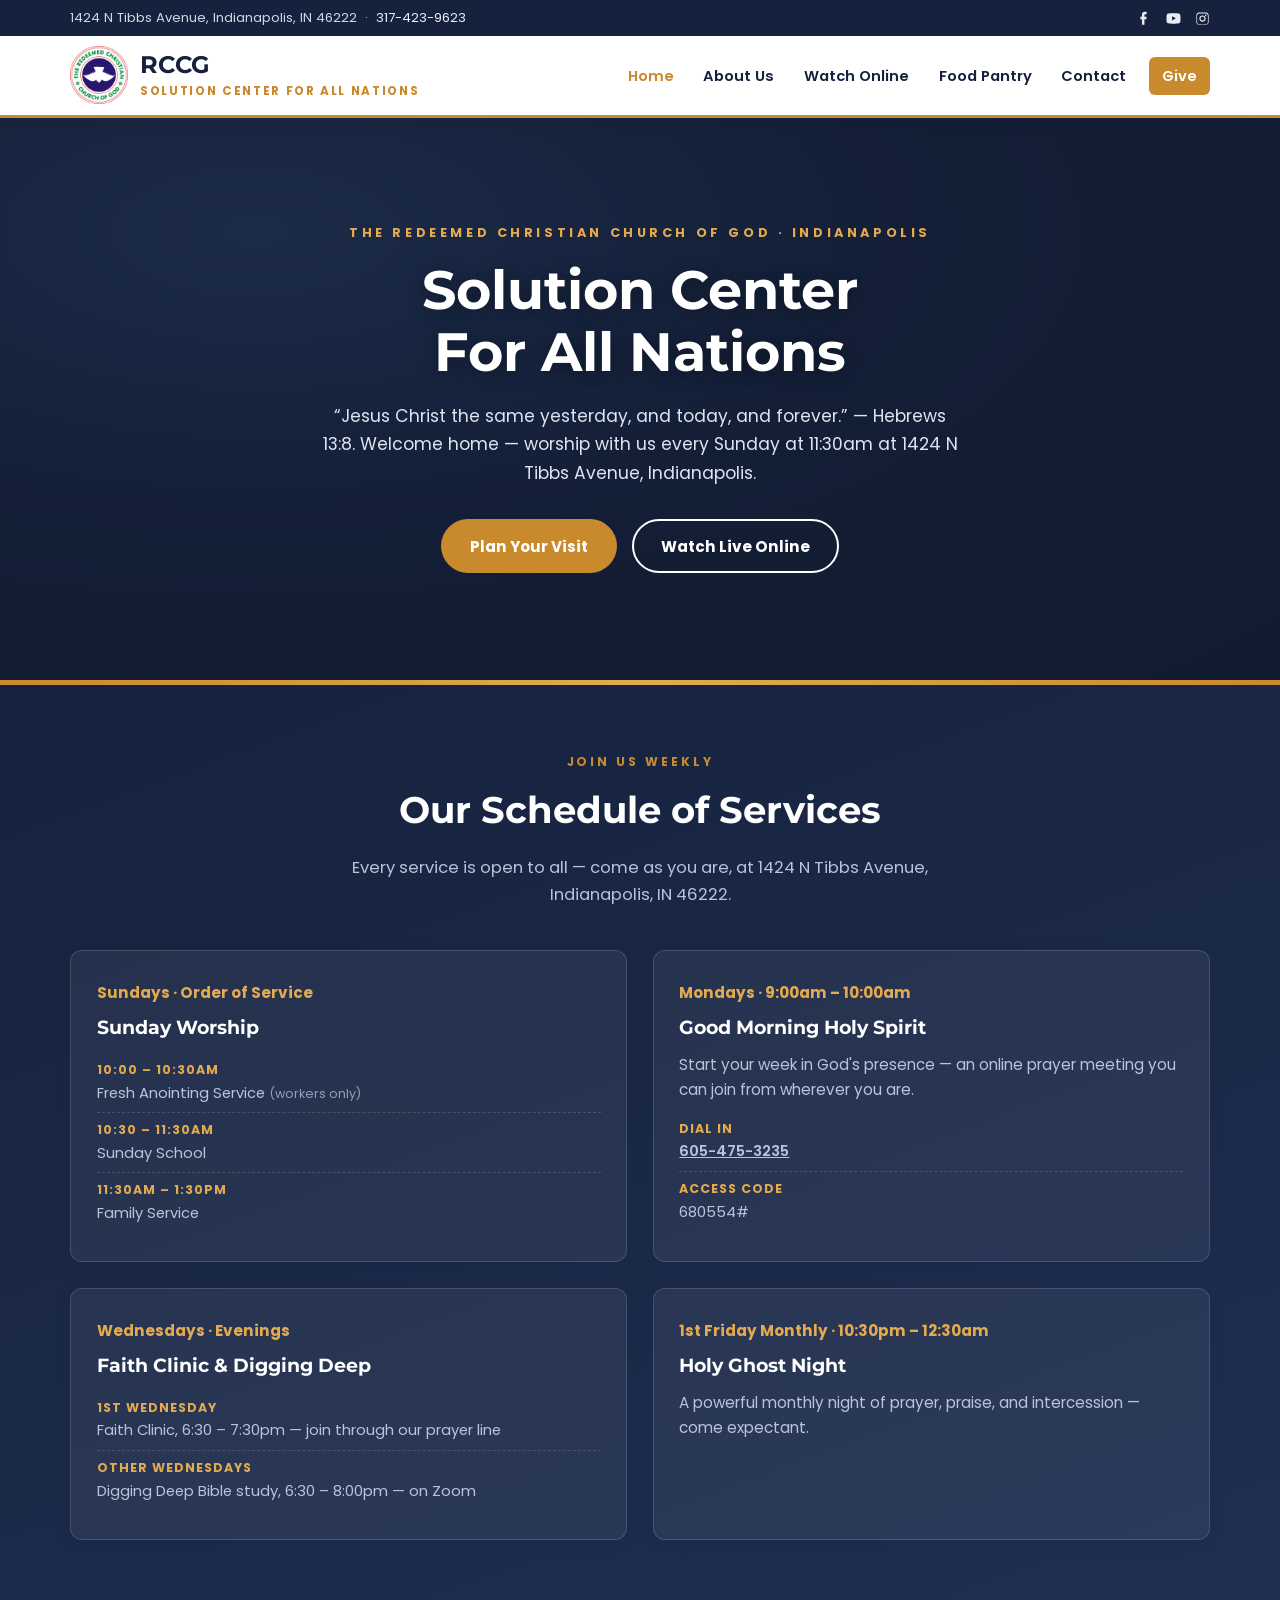
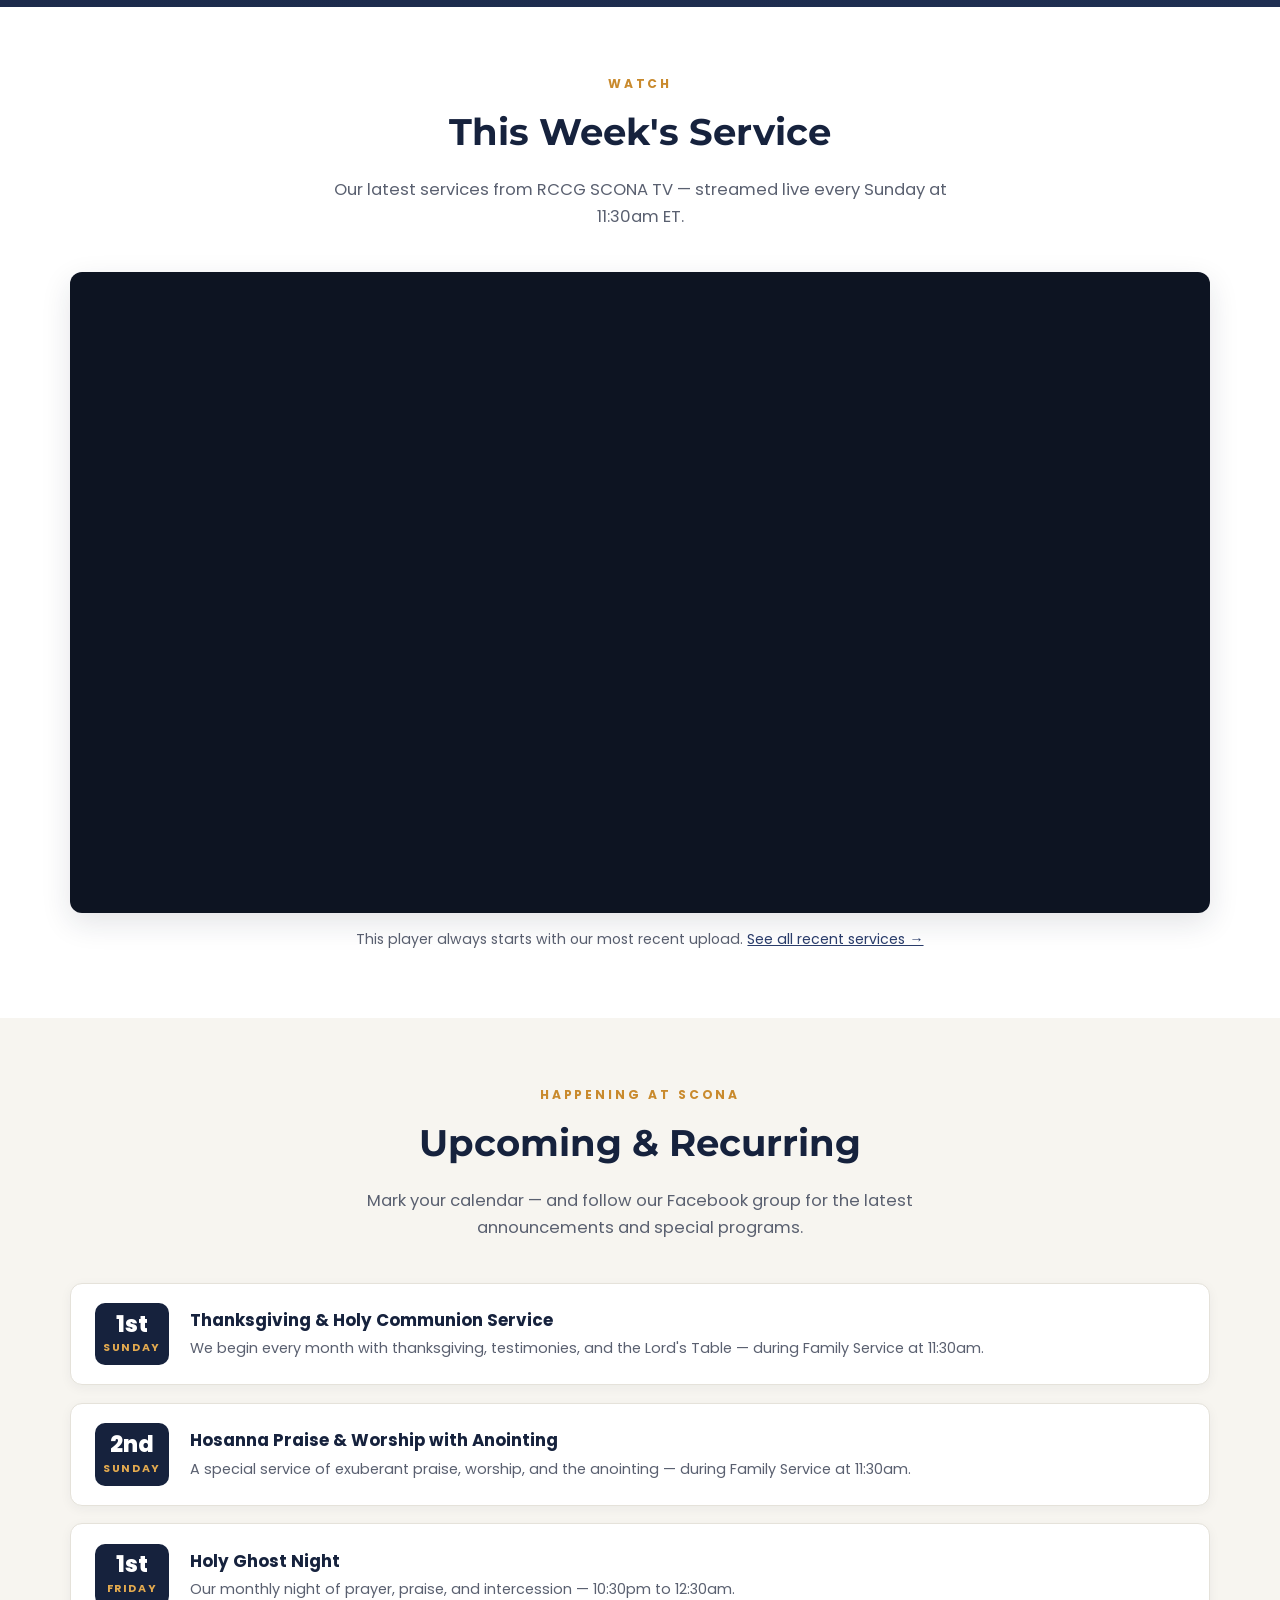
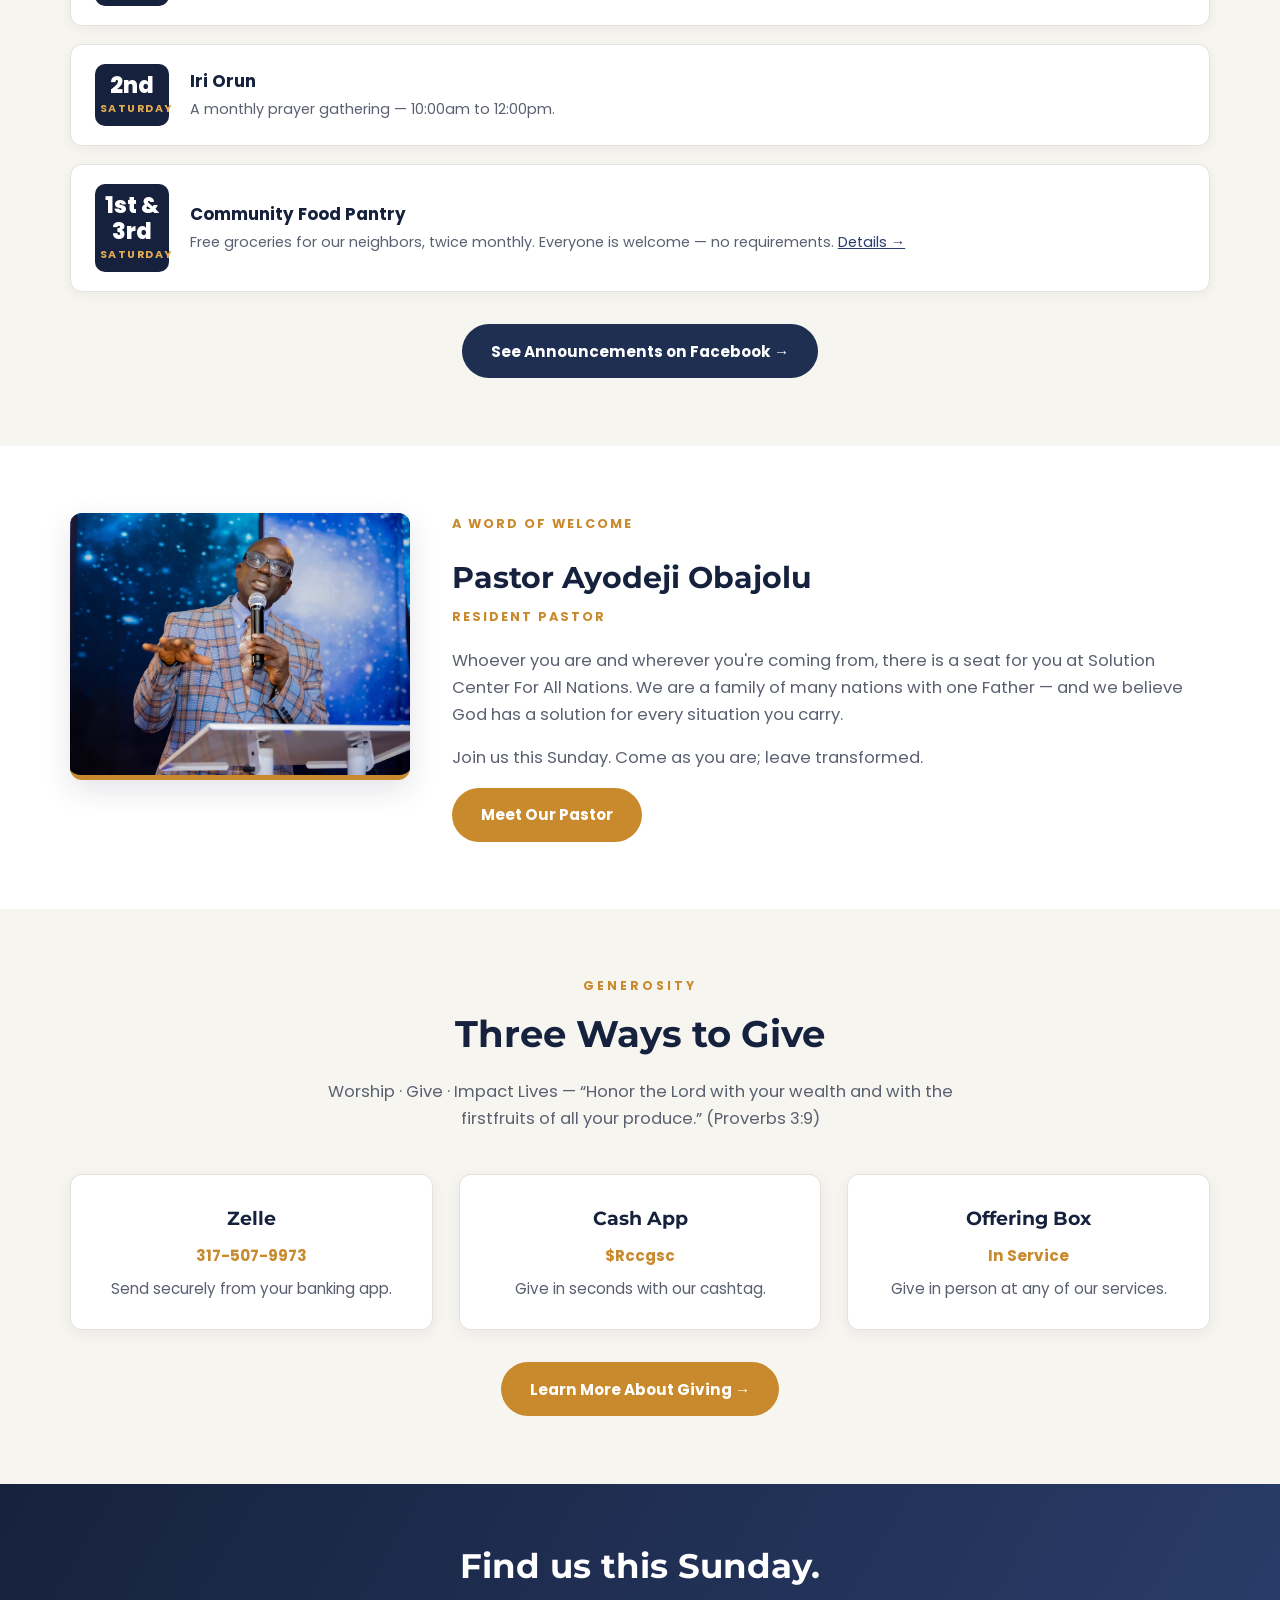
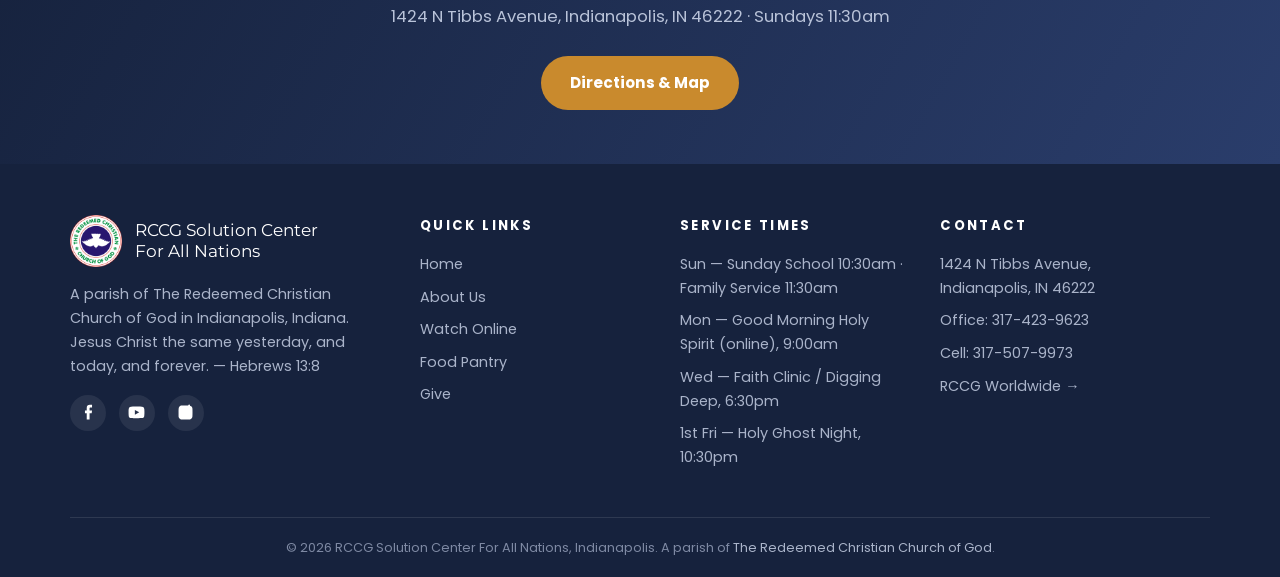
<file: site/index.html>
<!DOCTYPE html>
<html lang="en">
<head>
<meta charset="UTF-8">
<meta name="viewport" content="width=device-width, initial-scale=1.0">
<title>RCCG Solution Center For All Nations — Indianapolis, IN</title>
<meta name="description" content="RCCG Solution Center For All Nations — a parish of The Redeemed Christian Church of God in Indianapolis, IN. Join us Sundays 11:30am at 1424 N Tibbs Avenue, watch live online, and connect with our community.">
<link rel="icon" type="image/png" href="images/rccg-logo.png">
<link rel="stylesheet" href="css/style.css">
</head>
<body>

<div class="topbar">
  <div class="container">
    <span class="addr">1424 N Tibbs Avenue, Indianapolis, IN 46222 &nbsp;·&nbsp; <a href="tel:+13174239623">317-423-9623</a></span>
    <div class="social">
      <a href="https://www.facebook.com/groups/302992689823188/" target="_blank" rel="noopener" aria-label="Facebook"><svg viewBox="0 0 24 24"><path d="M13.5 22v-9h3l.5-4h-3.5V6.5c0-1.1.3-1.5 1.5-1.5h2V1h-3c-3 0-4.5 1.6-4.5 4.6V9H7v4h2.5v9h4z"/></svg></a>
      <a href="https://www.youtube.com/@rccgsolutioncenterforallna510" target="_blank" rel="noopener" aria-label="YouTube"><svg viewBox="0 0 24 24"><path d="M23 7.2s-.2-1.6-.9-2.3c-.9-.9-1.9-.9-2.4-1C16.4 3.6 12 3.6 12 3.6h0s-4.4 0-7.7.3c-.5.1-1.5.1-2.4 1-.7.7-.9 2.3-.9 2.3S.8 9.1.8 11v1.8c0 1.9.2 3.8.2 3.8s.2 1.6.9 2.3c.9.9 2 .9 2.5 1 1.8.2 7.6.3 7.6.3s4.4 0 7.7-.3c.5-.1 1.5-.1 2.4-1 .7-.7.9-2.3.9-2.3s.2-1.9.2-3.8V11c0-1.9-.2-3.8-.2-3.8zM9.7 15.1V8.3l6.2 3.4-6.2 3.4z"/></svg></a>
      <a href="https://www.instagram.com/rccgscona_indy/" target="_blank" rel="noopener" aria-label="Instagram"><svg viewBox="0 0 24 24"><path d="M12 2.2c3.2 0 3.6 0 4.9.1 1.2.1 1.8.2 2.2.4.6.2 1 .5 1.4.9.4.4.7.8.9 1.4.2.4.4 1 .4 2.2.1 1.3.1 1.7.1 4.9s0 3.6-.1 4.9c-.1 1.2-.2 1.8-.4 2.2-.2.6-.5 1-.9 1.4-.4.4-.8.7-1.4.9-.4.2-1 .4-2.2.4-1.3.1-1.7.1-4.9.1s-3.6 0-4.9-.1c-1.2-.1-1.8-.2-2.2-.4-.6-.2-1-.5-1.4-.9-.4-.4-.7-.8-.9-1.4-.2-.4-.4-1-.4-2.2C2.2 15.6 2.2 15.2 2.2 12s0-3.6.1-4.9c.1-1.2.2-1.8.4-2.2.2-.6.5-1 .9-1.4.4-.4.8-.7 1.4-.9.4-.2 1-.4 2.2-.4C8.4 2.2 8.8 2.2 12 2.2zm0 1.8c-3.1 0-3.5 0-4.8.1-1.1.1-1.4.2-1.8.3-.4.2-.7.4-1 .7-.3.3-.5.6-.7 1-.1.4-.3.7-.3 1.8-.1 1.3-.1 1.7-.1 4.8s0 3.5.1 4.8c.1 1.1.2 1.4.3 1.8.2.4.4.7.7 1 .3.3.6.5 1 .7.4.1.7.3 1.8.3 1.3.1 1.7.1 4.8.1s3.5 0 4.8-.1c1.1-.1 1.4-.2 1.8-.3.4-.2.7-.4 1-.7.3-.3.5-.6.7-1 .1-.4.3-.7.3-1.8.1-1.3.1-1.7.1-4.8s0-3.5-.1-4.8c-.1-1.1-.2-1.4-.3-1.8-.2-.4-.4-.7-.7-1-.3-.3-.6-.5-1-.7-.4-.1-.7-.3-1.8-.3-1.3-.1-1.7-.1-4.8-.1zm0 3.1a5 5 0 1 1 0 10 5 5 0 0 1 0-10zm0 8.2a3.2 3.2 0 1 0 0-6.4 3.2 3.2 0 0 0 0 6.4zm6.4-8.4a1.2 1.2 0 1 1-2.4 0 1.2 1.2 0 0 1 2.4 0z"/></svg></a>
    </div>
  </div>
</div>

<header class="site-header">
  <div class="container">
    <a class="brand" href="index.html">
      <img src="images/rccg-logo.png" alt="RCCG logo — The Redeemed Christian Church of God">
      <span class="brand-text">
        <span class="brand-rccg">RCCG</span><br>
        <span class="brand-parish">Solution Center For All Nations</span>
      </span>
    </a>
    <button class="nav-toggle" aria-label="Menu" aria-expanded="false"><span></span><span></span><span></span></button>
    <nav class="main-nav">
      <ul>
        <li><a href="index.html" class="active">Home</a></li>
        <li><a href="about.html">About Us</a></li>
        <li><a href="watch.html">Watch Online</a></li>
        <li><a href="food-pantry.html">Food Pantry</a></li>
        <li><a href="contact.html">Contact</a></li>
        <li><a href="give.html" class="nav-cta">Give</a></li>
      </ul>
    </nav>
  </div>
</header>

<section class="hero">
  <div class="container">
    <p class="kicker">The Redeemed Christian Church of God · Indianapolis</p>
    <h1>Solution Center<br>For All Nations</h1>
    <p class="lede">&ldquo;Jesus Christ the same yesterday, and today, and forever.&rdquo; — Hebrews 13:8. Welcome home — worship with us every Sunday at 11:30am at 1424 N Tibbs Avenue, Indianapolis.</p>
    <div class="hero-actions">
      <a class="btn btn-gold" href="contact.html">Plan Your Visit</a>
      <a class="btn btn-outline" href="watch.html">Watch Live Online</a>
    </div>
  </div>
</section>

<section class="section dark">
  <div class="container">
    <div class="section-head">
      <p class="kicker">Join Us Weekly</p>
      <h2>Our Schedule of Services</h2>
      <p class="sub">Every service is open to all — come as you are, at 1424 N Tibbs Avenue, Indianapolis, IN 46222.</p>
    </div>
    <div class="grid grid-2">
      <div class="card">
        <p class="time">Sundays · Order of Service</p>
        <h3>Sunday Worship</h3>
        <ul class="svc-list">
          <li><span>10:00 – 10:30am</span>Fresh Anointing Service <em>(workers only)</em></li>
          <li><span>10:30 – 11:30am</span>Sunday School</li>
          <li><span>11:30am – 1:30pm</span>Family Service</li>
        </ul>
      </div>
      <div class="card">
        <p class="time">Mondays · 9:00am – 10:00am</p>
        <h3>Good Morning Holy Spirit</h3>
        <p>Start your week in God's presence — an online prayer meeting you can join from wherever you are.</p>
        <ul class="svc-list">
          <li><span>Dial in</span><a href="tel:+16054753235">605-475-3235</a></li>
          <li><span>Access code</span>680554#</li>
        </ul>
      </div>
      <div class="card">
        <p class="time">Wednesdays · Evenings</p>
        <h3>Faith Clinic &amp; Digging Deep</h3>
        <ul class="svc-list">
          <li><span>1st Wednesday</span>Faith Clinic, 6:30 – 7:30pm — join through our prayer line</li>
          <li><span>Other Wednesdays</span>Digging Deep Bible study, 6:30 – 8:00pm — on Zoom</li>
        </ul>
      </div>
      <div class="card">
        <p class="time">1st Friday Monthly · 10:30pm – 12:30am</p>
        <h3>Holy Ghost Night</h3>
        <p>A powerful monthly night of prayer, praise, and intercession — come expectant.</p>
      </div>
    </div>
  </div>
</section>

<section class="section">
  <div class="container">
    <div class="section-head">
      <p class="kicker">Watch</p>
      <h2>This Week's Service</h2>
      <p class="sub">Our latest services from RCCG SCONA TV — streamed live every Sunday at 11:30am ET.</p>
    </div>
    <div class="video-frame">
      <iframe loading="lazy" src="https://www.youtube.com/embed/videoseries?list=UUzvTHbLCrNOadRYDHbtL59g" title="Latest services — RCCG SCONA TV" allow="accelerometer; autoplay; clipboard-write; encrypted-media; gyroscope; picture-in-picture" allowfullscreen></iframe>
    </div>
    <p class="video-note">This player always starts with our most recent upload. <a href="watch.html">See all recent services →</a></p>
  </div>
</section>

<section class="section tinted">
  <div class="container">
    <div class="section-head">
      <p class="kicker">Happening at SCONA</p>
      <h2>Upcoming &amp; Recurring</h2>
      <p class="sub">Mark your calendar — and follow our Facebook group for the latest announcements and special programs.</p>
    </div>
    <div class="event-list">
      <div class="event-item">
        <div class="event-date"><span class="d">1st</span><span class="m">Sunday</span></div>
        <div class="event-body">
          <h3>Thanksgiving &amp; Holy Communion Service</h3>
          <p>We begin every month with thanksgiving, testimonies, and the Lord's Table — during Family Service at 11:30am.</p>
        </div>
      </div>
      <div class="event-item">
        <div class="event-date"><span class="d">2nd</span><span class="m">Sunday</span></div>
        <div class="event-body">
          <h3>Hosanna Praise &amp; Worship with Anointing</h3>
          <p>A special service of exuberant praise, worship, and the anointing — during Family Service at 11:30am.</p>
        </div>
      </div>
      <div class="event-item">
        <div class="event-date"><span class="d">1st</span><span class="m">Friday</span></div>
        <div class="event-body">
          <h3>Holy Ghost Night</h3>
          <p>Our monthly night of prayer, praise, and intercession — 10:30pm to 12:30am.</p>
        </div>
      </div>
      <div class="event-item">
        <div class="event-date"><span class="d">2nd</span><span class="m">Saturday</span></div>
        <div class="event-body">
          <h3>Iri Orun</h3>
          <p>A monthly prayer gathering — 10:00am to 12:00pm.</p>
        </div>
      </div>
      <div class="event-item">
        <div class="event-date"><span class="d">1st &amp; 3rd</span><span class="m">Saturday</span></div>
        <div class="event-body">
          <h3>Community Food Pantry</h3>
          <p>Free groceries for our neighbors, twice monthly. Everyone is welcome — no requirements. <a href="food-pantry.html">Details →</a></p>
        </div>
      </div>
    </div>
    <p class="video-note" style="margin-top:2rem"><a class="btn btn-navy" href="https://www.facebook.com/groups/302992689823188/" target="_blank" rel="noopener">See Announcements on Facebook →</a></p>
  </div>
</section>

<section class="section">
  <div class="container">
    <div class="pastor-block">
      <div class="pastor-photo">
        <img src="images/pastor.jpg" alt="Pastor Ayodeji Obajolu, Resident Pastor" onerror="this.onerror=null;this.src='images/pastor-placeholder.svg';">
      </div>
      <div class="pastor-copy">
        <p class="role">A Word of Welcome</p>
        <h2>Pastor Ayodeji Obajolu</h2>
        <p class="role" style="margin-bottom:1.2rem">Resident Pastor</p>
        <p>Whoever you are and wherever you're coming from, there is a seat for you at Solution Center For All Nations. We are a family of many nations with one Father — and we believe God has a solution for every situation you carry.</p>
        <p>Join us this Sunday. Come as you are; leave transformed.</p>
        <a class="btn btn-gold" href="about.html">Meet Our Pastor</a>
      </div>
    </div>
  </div>
</section>

<section class="section tinted">
  <div class="container">
    <div class="section-head">
      <p class="kicker">Generosity</p>
      <h2>Three Ways to Give</h2>
      <p class="sub">Worship · Give · Impact Lives — &ldquo;Honor the Lord with your wealth and with the firstfruits of all your produce.&rdquo; (Proverbs 3:9)</p>
    </div>
    <div class="grid grid-3">
      <div class="card" style="text-align:center">
        <h3>Zelle</h3>
        <p class="time">317-507-9973</p>
        <p>Send securely from your banking app.</p>
      </div>
      <div class="card" style="text-align:center">
        <h3>Cash App</h3>
        <p class="time">$Rccgsc</p>
        <p>Give in seconds with our cashtag.</p>
      </div>
      <div class="card" style="text-align:center">
        <h3>Offering Box</h3>
        <p class="time">In Service</p>
        <p>Give in person at any of our services.</p>
      </div>
    </div>
    <p class="video-note" style="margin-top:2rem"><a class="btn btn-gold" href="give.html">Learn More About Giving →</a></p>
  </div>
</section>

<section class="cta-band">
  <div class="container">
    <h2>Find us this Sunday.</h2>
    <p>1424 N Tibbs Avenue, Indianapolis, IN 46222 · Sundays 11:30am</p>
    <a class="btn btn-gold" href="contact.html">Directions &amp; Map</a>
  </div>
</section>


<footer class="site-footer">
  <div class="container">
    <div class="footer-grid">
      <div>
        <div class="footer-brand">
          <img src="images/rccg-logo.png" alt="RCCG logo">
          <span class="name">RCCG Solution Center<br>For All Nations</span>
        </div>
        <p>A parish of The Redeemed Christian Church of God in Indianapolis, Indiana. Jesus Christ the same yesterday, and today, and forever. — Hebrews 13:8</p>
        <div class="footer-social">
          <a href="https://www.facebook.com/groups/302992689823188/" target="_blank" rel="noopener" aria-label="Facebook"><svg viewBox="0 0 24 24"><path d="M13.5 22v-9h3l.5-4h-3.5V6.5c0-1.1.3-1.5 1.5-1.5h2V1h-3c-3 0-4.5 1.6-4.5 4.6V9H7v4h2.5v9h4z"/></svg></a>
          <a href="https://www.youtube.com/@rccgsolutioncenterforallna510" target="_blank" rel="noopener" aria-label="YouTube"><svg viewBox="0 0 24 24"><path d="M23 7.2s-.2-1.6-.9-2.3c-.9-.9-1.9-.9-2.4-1C16.4 3.6 12 3.6 12 3.6h0s-4.4 0-7.7.3c-.5.1-1.5.1-2.4 1-.7.7-.9 2.3-.9 2.3S.8 9.1.8 11v1.8c0 1.9.2 3.8.2 3.8s.2 1.6.9 2.3c.9.9 2 .9 2.5 1 1.8.2 7.6.3 7.6.3s4.4 0 7.7-.3c.5-.1 1.5-.1 2.4-1 .7-.7.9-2.3.9-2.3s.2-1.9.2-3.8V11c0-1.9-.2-3.8-.2-3.8zM9.7 15.1V8.3l6.2 3.4-6.2 3.4z"/></svg></a>
          <a href="https://www.instagram.com/rccgscona_indy/" target="_blank" rel="noopener" aria-label="Instagram"><svg viewBox="0 0 24 24"><path d="M12 2.2c3.2 0 3.6 0 4.9.1 1.2.1 1.8.2 2.2.4.6.2 1 .5 1.4.9.4.4.7.8.9 1.4.2.4.4 1 .4 2.2.1 1.3.1 1.7.1 4.9s0 3.6-.1 4.9c-.1 1.2-.2 1.8-.4 2.2-.2.6-.5 1-.9 1.4-.4.4-.8.7-1.4.9-.4.2-1 .4-2.2.4-1.3.1-1.7.1-4.9.1s-3.6 0-4.9-.1c-1.2-.1-1.8-.2-2.2-.4-.6-.2-1-.5-1.4-.9-.4-.4-.7-.8-.9-1.4-.2-.4-.4-1-.4-2.2C2.2 15.6 2.2 15.2 2.2 12s0-3.6.1-4.9c.1-1.2.2-1.8.4-2.2.2-.6.5-1 .9-1.4.4-.4.8-.7 1.4-.9.4-.2 1-.4 2.2-.4C8.4 2.2 8.8 2.2 12 2.2zm0 4.9a5 5 0 1 1 0 10 5 5 0 0 1 0-10zm6.4-5.3a1.2 1.2 0 1 1-2.4 0 1.2 1.2 0 0 1 2.4 0z"/></svg></a>
        </div>
      </div>
      <div>
        <h4>Quick Links</h4>
        <ul>
          <li><a href="index.html">Home</a></li>
          <li><a href="about.html">About Us</a></li>
          <li><a href="watch.html">Watch Online</a></li>
          <li><a href="food-pantry.html">Food Pantry</a></li>
          <li><a href="give.html">Give</a></li>
        </ul>
      </div>
      <div>
        <h4>Service Times</h4>
        <ul>
          <li>Sun — Sunday School 10:30am · Family Service 11:30am</li>
          <li>Mon — Good Morning Holy Spirit (online), 9:00am</li>
          <li>Wed — Faith Clinic / Digging Deep, 6:30pm</li>
          <li>1st Fri — Holy Ghost Night, 10:30pm</li>
        </ul>
      </div>
      <div>
        <h4>Contact</h4>
        <ul>
          <li>1424 N Tibbs Avenue,<br>Indianapolis, IN 46222</li>
          <li>Office: <a href="tel:+13174239623">317-423-9623</a></li>
          <li>Cell: <a href="tel:+13175079973">317-507-9973</a></li>
          <li><a href="https://www.rccg.org" target="_blank" rel="noopener">RCCG Worldwide →</a></li>
        </ul>
      </div>
    </div>
    <div class="footer-bottom">
      © <span id="year"></span> RCCG Solution Center For All Nations, Indianapolis. A parish of <a href="https://www.rccg.org" target="_blank" rel="noopener">The Redeemed Christian Church of God</a>.
    </div>
  </div>
</footer>

<script src="js/main.js"></script>
</body>
</html>
</file>
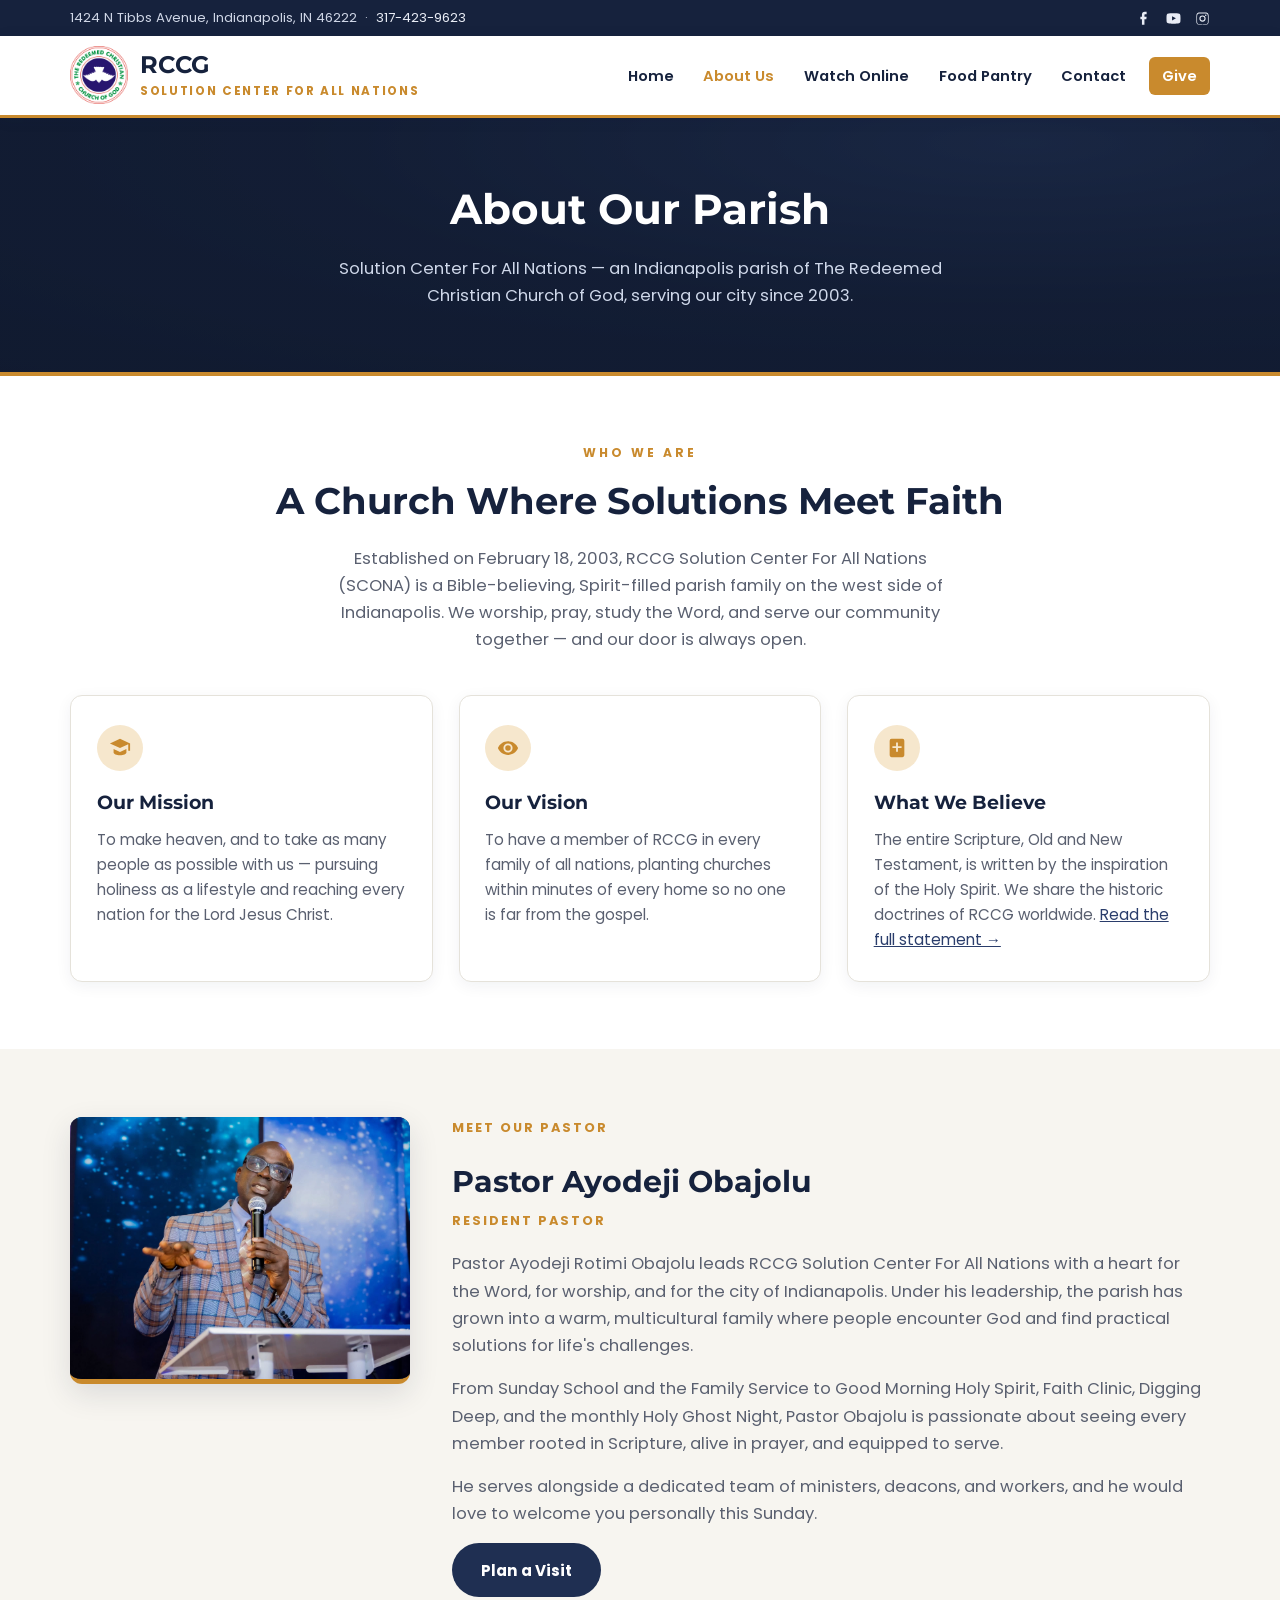
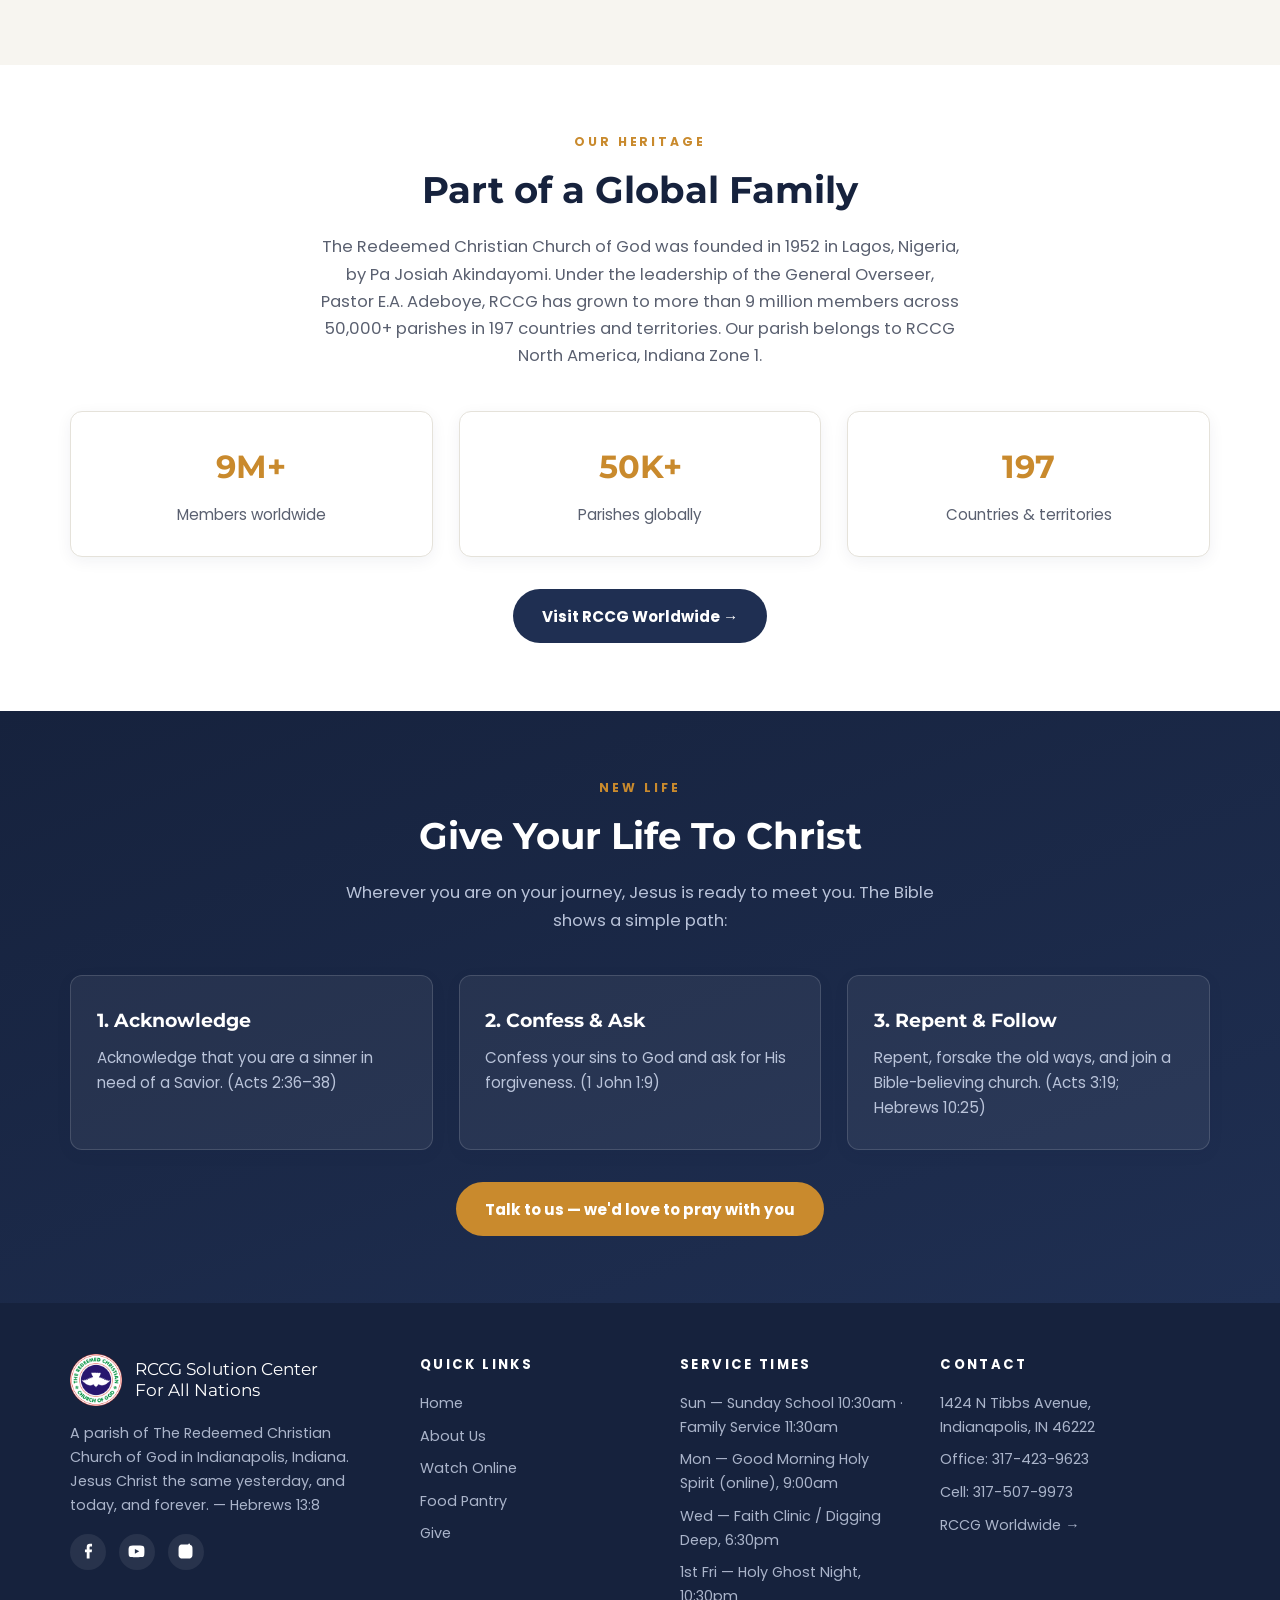
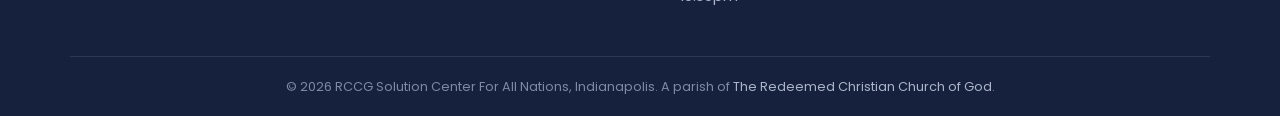
<file: site/about.html>
<!DOCTYPE html>
<html lang="en">
<head>
<meta charset="UTF-8">
<meta name="viewport" content="width=device-width, initial-scale=1.0">
<title>About Us & Our Pastor | RCCG Solution Center For All Nations — Indianapolis</title>
<meta name="description" content="About RCCG Solution Center For All Nations, an Indianapolis parish of The Redeemed Christian Church of God led by Pastor Ayodeji Obajolu. Our mission, beliefs, and story.">
<link rel="icon" type="image/png" href="images/rccg-logo.png">
<link rel="stylesheet" href="css/style.css">
</head>
<body>

<div class="topbar">
  <div class="container">
    <span class="addr">1424 N Tibbs Avenue, Indianapolis, IN 46222 &nbsp;·&nbsp; <a href="tel:+13174239623">317-423-9623</a></span>
    <div class="social">
      <a href="https://www.facebook.com/groups/302992689823188/" target="_blank" rel="noopener" aria-label="Facebook"><svg viewBox="0 0 24 24"><path d="M13.5 22v-9h3l.5-4h-3.5V6.5c0-1.1.3-1.5 1.5-1.5h2V1h-3c-3 0-4.5 1.6-4.5 4.6V9H7v4h2.5v9h4z"/></svg></a>
      <a href="https://www.youtube.com/@rccgsolutioncenterforallna510" target="_blank" rel="noopener" aria-label="YouTube"><svg viewBox="0 0 24 24"><path d="M23 7.2s-.2-1.6-.9-2.3c-.9-.9-1.9-.9-2.4-1C16.4 3.6 12 3.6 12 3.6h0s-4.4 0-7.7.3c-.5.1-1.5.1-2.4 1-.7.7-.9 2.3-.9 2.3S.8 9.1.8 11v1.8c0 1.9.2 3.8.2 3.8s.2 1.6.9 2.3c.9.9 2 .9 2.5 1 1.8.2 7.6.3 7.6.3s4.4 0 7.7-.3c.5-.1 1.5-.1 2.4-1 .7-.7.9-2.3.9-2.3s.2-1.9.2-3.8V11c0-1.9-.2-3.8-.2-3.8zM9.7 15.1V8.3l6.2 3.4-6.2 3.4z"/></svg></a>
      <a href="https://www.instagram.com/rccgscona_indy/" target="_blank" rel="noopener" aria-label="Instagram"><svg viewBox="0 0 24 24"><path d="M12 2.2c3.2 0 3.6 0 4.9.1 1.2.1 1.8.2 2.2.4.6.2 1 .5 1.4.9.4.4.7.8.9 1.4.2.4.4 1 .4 2.2.1 1.3.1 1.7.1 4.9s0 3.6-.1 4.9c-.1 1.2-.2 1.8-.4 2.2-.2.6-.5 1-.9 1.4-.4.4-.8.7-1.4.9-.4.2-1 .4-2.2.4-1.3.1-1.7.1-4.9.1s-3.6 0-4.9-.1c-1.2-.1-1.8-.2-2.2-.4-.6-.2-1-.5-1.4-.9-.4-.4-.7-.8-.9-1.4-.2-.4-.4-1-.4-2.2C2.2 15.6 2.2 15.2 2.2 12s0-3.6.1-4.9c.1-1.2.2-1.8.4-2.2.2-.6.5-1 .9-1.4.4-.4.8-.7 1.4-.9.4-.2 1-.4 2.2-.4C8.4 2.2 8.8 2.2 12 2.2zm0 1.8c-3.1 0-3.5 0-4.8.1-1.1.1-1.4.2-1.8.3-.4.2-.7.4-1 .7-.3.3-.5.6-.7 1-.1.4-.3.7-.3 1.8-.1 1.3-.1 1.7-.1 4.8s0 3.5.1 4.8c.1 1.1.2 1.4.3 1.8.2.4.4.7.7 1 .3.3.6.5 1 .7.4.1.7.3 1.8.3 1.3.1 1.7.1 4.8.1s3.5 0 4.8-.1c1.1-.1 1.4-.2 1.8-.3.4-.2.7-.4 1-.7.3-.3.5-.6.7-1 .1-.4.3-.7.3-1.8.1-1.3.1-1.7.1-4.8s0-3.5-.1-4.8c-.1-1.1-.2-1.4-.3-1.8-.2-.4-.4-.7-.7-1-.3-.3-.6-.5-1-.7-.4-.1-.7-.3-1.8-.3-1.3-.1-1.7-.1-4.8-.1zm0 3.1a5 5 0 1 1 0 10 5 5 0 0 1 0-10zm0 8.2a3.2 3.2 0 1 0 0-6.4 3.2 3.2 0 0 0 0 6.4zm6.4-8.4a1.2 1.2 0 1 1-2.4 0 1.2 1.2 0 0 1 2.4 0z"/></svg></a>
    </div>
  </div>
</div>

<header class="site-header">
  <div class="container">
    <a class="brand" href="index.html">
      <img src="images/rccg-logo.png" alt="RCCG logo — The Redeemed Christian Church of God">
      <span class="brand-text">
        <span class="brand-rccg">RCCG</span><br>
        <span class="brand-parish">Solution Center For All Nations</span>
      </span>
    </a>
    <button class="nav-toggle" aria-label="Menu" aria-expanded="false"><span></span><span></span><span></span></button>
    <nav class="main-nav">
      <ul>
        <li><a href="index.html">Home</a></li>
        <li><a href="about.html" class="active">About Us</a></li>
        <li><a href="watch.html">Watch Online</a></li>
        <li><a href="food-pantry.html">Food Pantry</a></li>
        <li><a href="contact.html">Contact</a></li>
        <li><a href="give.html" class="nav-cta">Give</a></li>
      </ul>
    </nav>
  </div>
</header>

<section class="page-hero">
  <div class="container">
    <h1>About Our Parish</h1>
    <p>Solution Center For All Nations — an Indianapolis parish of The Redeemed Christian Church of God, serving our city since 2003.</p>
  </div>
</section>

<section class="section">
  <div class="container">
    <div class="section-head">
      <p class="kicker">Who We Are</p>
      <h2>A Church Where Solutions Meet Faith</h2>
      <p class="sub">Established on February 18, 2003, RCCG Solution Center For All Nations (SCONA) is a Bible-believing, Spirit-filled parish family on the west side of Indianapolis. We worship, pray, study the Word, and serve our community together — and our door is always open.</p>
    </div>
    <div class="grid grid-3">
      <div class="card">
        <div class="icon"><svg viewBox="0 0 24 24"><path d="M12 2 1 7l11 5 9-4.1V15h2V7L12 2zM5 13.2V17c0 1.7 3.1 3 7 3s7-1.3 7-3v-3.8l-7 3.2-7-3.2z"/></svg></div>
        <h3>Our Mission</h3>
        <p>To make heaven, and to take as many people as possible with us — pursuing holiness as a lifestyle and reaching every nation for the Lord Jesus Christ.</p>
      </div>
      <div class="card">
        <div class="icon"><svg viewBox="0 0 24 24"><path d="M12 4.5C7 4.5 2.7 7.6 1 12c1.7 4.4 6 7.5 11 7.5s9.3-3.1 11-7.5c-1.7-4.4-6-7.5-11-7.5zm0 12.5a5 5 0 1 1 0-10 5 5 0 0 1 0 10zm0-8a3 3 0 1 0 0 6 3 3 0 0 0 0-6z"/></svg></div>
        <h3>Our Vision</h3>
        <p>To have a member of RCCG in every family of all nations, planting churches within minutes of every home so no one is far from the gospel.</p>
      </div>
      <div class="card">
        <div class="icon"><svg viewBox="0 0 24 24"><path d="M18 2H6a2 2 0 0 0-2 2v16a2 2 0 0 0 2 2h12a2 2 0 0 0 2-2V4a2 2 0 0 0-2-2zm-5 14h-2v-4H7v-2h4V6h2v4h4v2h-4v4z"/></svg></div>
        <h3>What We Believe</h3>
        <p>The entire Scripture, Old and New Testament, is written by the inspiration of the Holy Spirit. We share the historic doctrines of RCCG worldwide. <a href="https://www.rccg.org/our-beliefs/" target="_blank" rel="noopener">Read the full statement →</a></p>
      </div>
    </div>
  </div>
</section>

<section class="section tinted">
  <div class="container">
    <div class="pastor-block">
      <div class="pastor-photo">
        <img src="images/pastor.jpg" alt="Pastor Ayodeji Obajolu, Resident Pastor" onerror="this.onerror=null;this.src='images/pastor-placeholder.svg';">
      </div>
      <div class="pastor-copy">
        <p class="role">Meet Our Pastor</p>
        <h2>Pastor Ayodeji Obajolu</h2>
        <p class="role" style="margin-bottom:1.2rem">Resident Pastor</p>
        <p>Pastor Ayodeji Rotimi Obajolu leads RCCG Solution Center For All Nations with a heart for the Word, for worship, and for the city of Indianapolis. Under his leadership, the parish has grown into a warm, multicultural family where people encounter God and find practical solutions for life's challenges.</p>
        <p>From Sunday School and the Family Service to Good Morning Holy Spirit, Faith Clinic, Digging Deep, and the monthly Holy Ghost Night, Pastor Obajolu is passionate about seeing every member rooted in Scripture, alive in prayer, and equipped to serve.</p>
        <p>He serves alongside a dedicated team of ministers, deacons, and workers, and he would love to welcome you personally this Sunday.</p>
        <a class="btn btn-navy" href="contact.html">Plan a Visit</a>
      </div>
    </div>
  </div>
</section>

<section class="section">
  <div class="container">
    <div class="section-head">
      <p class="kicker">Our Heritage</p>
      <h2>Part of a Global Family</h2>
      <p class="sub">The Redeemed Christian Church of God was founded in 1952 in Lagos, Nigeria, by Pa Josiah Akindayomi. Under the leadership of the General Overseer, Pastor E.A. Adeboye, RCCG has grown to more than 9 million members across 50,000+ parishes in 197 countries and territories. Our parish belongs to RCCG North America, Indiana Zone 1.</p>
    </div>
    <div class="grid grid-3">
      <div class="card" style="text-align:center">
        <h3 style="font-size:2rem;color:var(--gold)">9M+</h3>
        <p>Members worldwide</p>
      </div>
      <div class="card" style="text-align:center">
        <h3 style="font-size:2rem;color:var(--gold)">50K+</h3>
        <p>Parishes globally</p>
      </div>
      <div class="card" style="text-align:center">
        <h3 style="font-size:2rem;color:var(--gold)">197</h3>
        <p>Countries &amp; territories</p>
      </div>
    </div>
    <p class="video-note" style="margin-top:2rem"><a class="btn btn-navy" href="https://www.rccg.org" target="_blank" rel="noopener">Visit RCCG Worldwide →</a></p>
  </div>
</section>

<section class="section dark">
  <div class="container">
    <div class="section-head">
      <p class="kicker">New Life</p>
      <h2>Give Your Life To Christ</h2>
      <p class="sub">Wherever you are on your journey, Jesus is ready to meet you. The Bible shows a simple path:</p>
    </div>
    <div class="grid grid-3">
      <div class="card"><h3>1. Acknowledge</h3><p>Acknowledge that you are a sinner in need of a Savior. (Acts 2:36–38)</p></div>
      <div class="card"><h3>2. Confess &amp; Ask</h3><p>Confess your sins to God and ask for His forgiveness. (1 John 1:9)</p></div>
      <div class="card"><h3>3. Repent &amp; Follow</h3><p>Repent, forsake the old ways, and join a Bible-believing church. (Acts 3:19; Hebrews 10:25)</p></div>
    </div>
    <p class="video-note" style="margin-top:2rem"><a class="btn btn-gold" href="contact.html">Talk to us — we'd love to pray with you</a></p>
  </div>
</section>


<footer class="site-footer">
  <div class="container">
    <div class="footer-grid">
      <div>
        <div class="footer-brand">
          <img src="images/rccg-logo.png" alt="RCCG logo">
          <span class="name">RCCG Solution Center<br>For All Nations</span>
        </div>
        <p>A parish of The Redeemed Christian Church of God in Indianapolis, Indiana. Jesus Christ the same yesterday, and today, and forever. — Hebrews 13:8</p>
        <div class="footer-social">
          <a href="https://www.facebook.com/groups/302992689823188/" target="_blank" rel="noopener" aria-label="Facebook"><svg viewBox="0 0 24 24"><path d="M13.5 22v-9h3l.5-4h-3.5V6.5c0-1.1.3-1.5 1.5-1.5h2V1h-3c-3 0-4.5 1.6-4.5 4.6V9H7v4h2.5v9h4z"/></svg></a>
          <a href="https://www.youtube.com/@rccgsolutioncenterforallna510" target="_blank" rel="noopener" aria-label="YouTube"><svg viewBox="0 0 24 24"><path d="M23 7.2s-.2-1.6-.9-2.3c-.9-.9-1.9-.9-2.4-1C16.4 3.6 12 3.6 12 3.6h0s-4.4 0-7.7.3c-.5.1-1.5.1-2.4 1-.7.7-.9 2.3-.9 2.3S.8 9.1.8 11v1.8c0 1.9.2 3.8.2 3.8s.2 1.6.9 2.3c.9.9 2 .9 2.5 1 1.8.2 7.6.3 7.6.3s4.4 0 7.7-.3c.5-.1 1.5-.1 2.4-1 .7-.7.9-2.3.9-2.3s.2-1.9.2-3.8V11c0-1.9-.2-3.8-.2-3.8zM9.7 15.1V8.3l6.2 3.4-6.2 3.4z"/></svg></a>
          <a href="https://www.instagram.com/rccgscona_indy/" target="_blank" rel="noopener" aria-label="Instagram"><svg viewBox="0 0 24 24"><path d="M12 2.2c3.2 0 3.6 0 4.9.1 1.2.1 1.8.2 2.2.4.6.2 1 .5 1.4.9.4.4.7.8.9 1.4.2.4.4 1 .4 2.2.1 1.3.1 1.7.1 4.9s0 3.6-.1 4.9c-.1 1.2-.2 1.8-.4 2.2-.2.6-.5 1-.9 1.4-.4.4-.8.7-1.4.9-.4.2-1 .4-2.2.4-1.3.1-1.7.1-4.9.1s-3.6 0-4.9-.1c-1.2-.1-1.8-.2-2.2-.4-.6-.2-1-.5-1.4-.9-.4-.4-.7-.8-.9-1.4-.2-.4-.4-1-.4-2.2C2.2 15.6 2.2 15.2 2.2 12s0-3.6.1-4.9c.1-1.2.2-1.8.4-2.2.2-.6.5-1 .9-1.4.4-.4.8-.7 1.4-.9.4-.2 1-.4 2.2-.4C8.4 2.2 8.8 2.2 12 2.2zm0 4.9a5 5 0 1 1 0 10 5 5 0 0 1 0-10zm6.4-5.3a1.2 1.2 0 1 1-2.4 0 1.2 1.2 0 0 1 2.4 0z"/></svg></a>
        </div>
      </div>
      <div>
        <h4>Quick Links</h4>
        <ul>
          <li><a href="index.html">Home</a></li>
          <li><a href="about.html">About Us</a></li>
          <li><a href="watch.html">Watch Online</a></li>
          <li><a href="food-pantry.html">Food Pantry</a></li>
          <li><a href="give.html">Give</a></li>
        </ul>
      </div>
      <div>
        <h4>Service Times</h4>
        <ul>
          <li>Sun — Sunday School 10:30am · Family Service 11:30am</li>
          <li>Mon — Good Morning Holy Spirit (online), 9:00am</li>
          <li>Wed — Faith Clinic / Digging Deep, 6:30pm</li>
          <li>1st Fri — Holy Ghost Night, 10:30pm</li>
        </ul>
      </div>
      <div>
        <h4>Contact</h4>
        <ul>
          <li>1424 N Tibbs Avenue,<br>Indianapolis, IN 46222</li>
          <li>Office: <a href="tel:+13174239623">317-423-9623</a></li>
          <li>Cell: <a href="tel:+13175079973">317-507-9973</a></li>
          <li><a href="https://www.rccg.org" target="_blank" rel="noopener">RCCG Worldwide →</a></li>
        </ul>
      </div>
    </div>
    <div class="footer-bottom">
      © <span id="year"></span> RCCG Solution Center For All Nations, Indianapolis. A parish of <a href="https://www.rccg.org" target="_blank" rel="noopener">The Redeemed Christian Church of God</a>.
    </div>
  </div>
</footer>

<script src="js/main.js"></script>
</body>
</html>
</file>
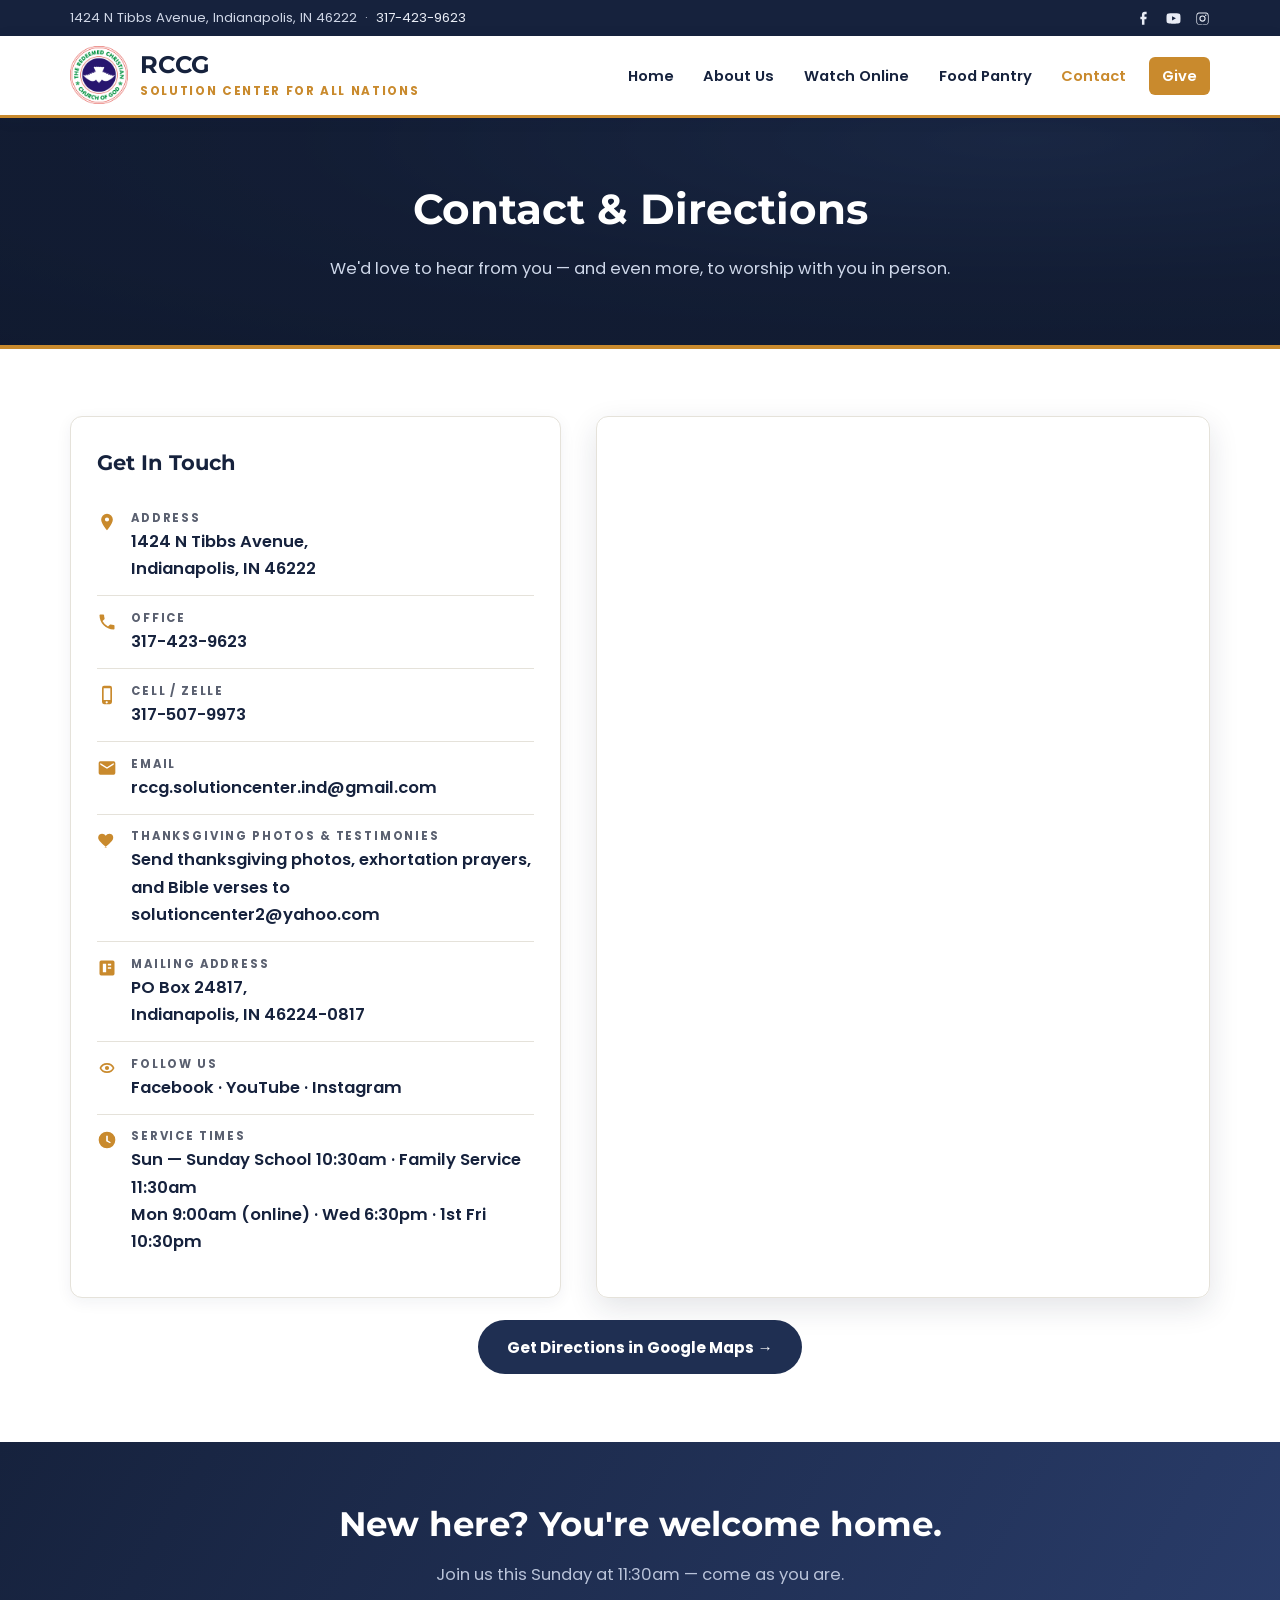
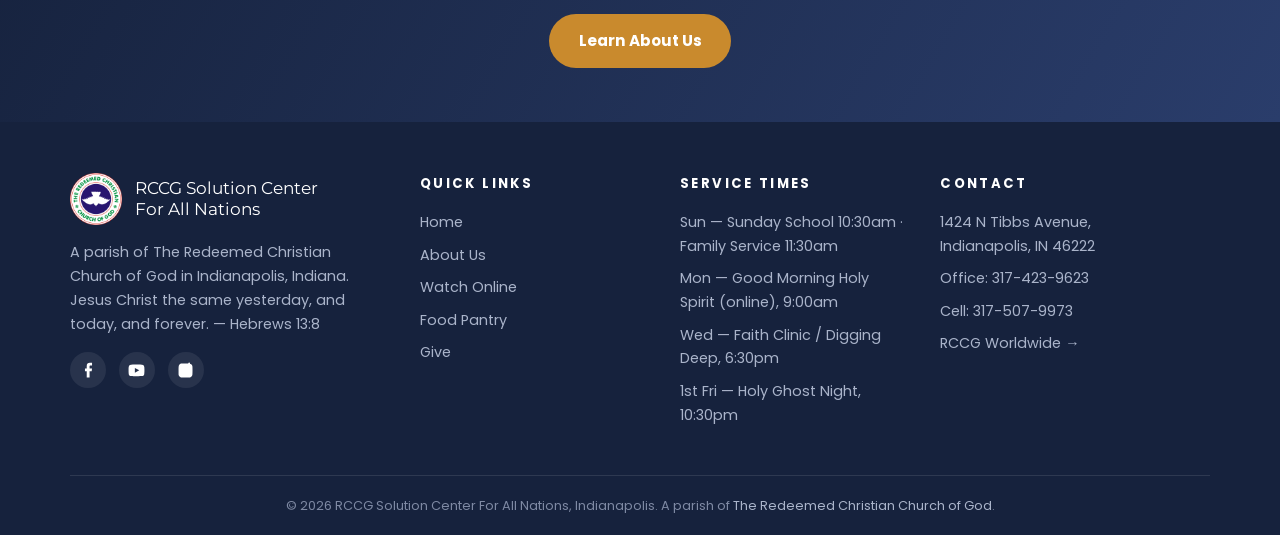
<file: site/contact.html>
<!DOCTYPE html>
<html lang="en">
<head>
<meta charset="UTF-8">
<meta name="viewport" content="width=device-width, initial-scale=1.0">
<title>Contact & Directions | RCCG Solution Center For All Nations — Indianapolis</title>
<meta name="description" content="Contact RCCG Solution Center For All Nations: 1424 N Tibbs Avenue, Indianapolis, IN 46222. Office 317-423-9623. Map, directions, and service times.">
<link rel="icon" type="image/png" href="images/rccg-logo.png">
<link rel="stylesheet" href="css/style.css">
</head>
<body>

<div class="topbar">
  <div class="container">
    <span class="addr">1424 N Tibbs Avenue, Indianapolis, IN 46222 &nbsp;·&nbsp; <a href="tel:+13174239623">317-423-9623</a></span>
    <div class="social">
      <a href="https://www.facebook.com/groups/302992689823188/" target="_blank" rel="noopener" aria-label="Facebook"><svg viewBox="0 0 24 24"><path d="M13.5 22v-9h3l.5-4h-3.5V6.5c0-1.1.3-1.5 1.5-1.5h2V1h-3c-3 0-4.5 1.6-4.5 4.6V9H7v4h2.5v9h4z"/></svg></a>
      <a href="https://www.youtube.com/@rccgsolutioncenterforallna510" target="_blank" rel="noopener" aria-label="YouTube"><svg viewBox="0 0 24 24"><path d="M23 7.2s-.2-1.6-.9-2.3c-.9-.9-1.9-.9-2.4-1C16.4 3.6 12 3.6 12 3.6h0s-4.4 0-7.7.3c-.5.1-1.5.1-2.4 1-.7.7-.9 2.3-.9 2.3S.8 9.1.8 11v1.8c0 1.9.2 3.8.2 3.8s.2 1.6.9 2.3c.9.9 2 .9 2.5 1 1.8.2 7.6.3 7.6.3s4.4 0 7.7-.3c.5-.1 1.5-.1 2.4-1 .7-.7.9-2.3.9-2.3s.2-1.9.2-3.8V11c0-1.9-.2-3.8-.2-3.8zM9.7 15.1V8.3l6.2 3.4-6.2 3.4z"/></svg></a>
      <a href="https://www.instagram.com/rccgscona_indy/" target="_blank" rel="noopener" aria-label="Instagram"><svg viewBox="0 0 24 24"><path d="M12 2.2c3.2 0 3.6 0 4.9.1 1.2.1 1.8.2 2.2.4.6.2 1 .5 1.4.9.4.4.7.8.9 1.4.2.4.4 1 .4 2.2.1 1.3.1 1.7.1 4.9s0 3.6-.1 4.9c-.1 1.2-.2 1.8-.4 2.2-.2.6-.5 1-.9 1.4-.4.4-.8.7-1.4.9-.4.2-1 .4-2.2.4-1.3.1-1.7.1-4.9.1s-3.6 0-4.9-.1c-1.2-.1-1.8-.2-2.2-.4-.6-.2-1-.5-1.4-.9-.4-.4-.7-.8-.9-1.4-.2-.4-.4-1-.4-2.2C2.2 15.6 2.2 15.2 2.2 12s0-3.6.1-4.9c.1-1.2.2-1.8.4-2.2.2-.6.5-1 .9-1.4.4-.4.8-.7 1.4-.9.4-.2 1-.4 2.2-.4C8.4 2.2 8.8 2.2 12 2.2zm0 1.8c-3.1 0-3.5 0-4.8.1-1.1.1-1.4.2-1.8.3-.4.2-.7.4-1 .7-.3.3-.5.6-.7 1-.1.4-.3.7-.3 1.8-.1 1.3-.1 1.7-.1 4.8s0 3.5.1 4.8c.1 1.1.2 1.4.3 1.8.2.4.4.7.7 1 .3.3.6.5 1 .7.4.1.7.3 1.8.3 1.3.1 1.7.1 4.8.1s3.5 0 4.8-.1c1.1-.1 1.4-.2 1.8-.3.4-.2.7-.4 1-.7.3-.3.5-.6.7-1 .1-.4.3-.7.3-1.8.1-1.3.1-1.7.1-4.8s0-3.5-.1-4.8c-.1-1.1-.2-1.4-.3-1.8-.2-.4-.4-.7-.7-1-.3-.3-.6-.5-1-.7-.4-.1-.7-.3-1.8-.3-1.3-.1-1.7-.1-4.8-.1zm0 3.1a5 5 0 1 1 0 10 5 5 0 0 1 0-10zm0 8.2a3.2 3.2 0 1 0 0-6.4 3.2 3.2 0 0 0 0 6.4zm6.4-8.4a1.2 1.2 0 1 1-2.4 0 1.2 1.2 0 0 1 2.4 0z"/></svg></a>
    </div>
  </div>
</div>

<header class="site-header">
  <div class="container">
    <a class="brand" href="index.html">
      <img src="images/rccg-logo.png" alt="RCCG logo — The Redeemed Christian Church of God">
      <span class="brand-text">
        <span class="brand-rccg">RCCG</span><br>
        <span class="brand-parish">Solution Center For All Nations</span>
      </span>
    </a>
    <button class="nav-toggle" aria-label="Menu" aria-expanded="false"><span></span><span></span><span></span></button>
    <nav class="main-nav">
      <ul>
        <li><a href="index.html">Home</a></li>
        <li><a href="about.html">About Us</a></li>
        <li><a href="watch.html">Watch Online</a></li>
        <li><a href="food-pantry.html">Food Pantry</a></li>
        <li><a href="contact.html" class="active">Contact</a></li>
        <li><a href="give.html" class="nav-cta">Give</a></li>
      </ul>
    </nav>
  </div>
</header>

<section class="page-hero">
  <div class="container">
    <h1>Contact &amp; Directions</h1>
    <p>We'd love to hear from you — and even more, to worship with you in person.</p>
  </div>
</section>

<section class="section">
  <div class="container">
    <div class="contact-grid">
      <div class="contact-card card">
        <h3>Get In Touch</h3>
        <div class="contact-row">
          <svg viewBox="0 0 24 24"><path d="M12 2a7 7 0 0 1 7 7c0 5-7 13-7 13S5 14 5 9a7 7 0 0 1 7-7zm0 9.5A2.5 2.5 0 1 0 12 6.5a2.5 2.5 0 0 0 0 5z"/></svg>
          <div><div class="label">Address</div><div class="value">1424 N Tibbs Avenue,<br>Indianapolis, IN 46222</div></div>
        </div>
        <div class="contact-row">
          <svg viewBox="0 0 24 24"><path d="M6.6 10.8a15.9 15.9 0 0 0 6.6 6.6l2.2-2.2c.3-.3.7-.4 1-.2 1.1.4 2.4.6 3.6.6.6 0 1 .4 1 1V20c0 .6-.4 1-1 1C10.6 21 3 13.4 3 4c0-.6.4-1 1-1h3.5c.6 0 1 .4 1 1 0 1.2.2 2.5.6 3.6.1.3 0 .7-.2 1l-2.3 2.2z"/></svg>
          <div><div class="label">Office</div><div class="value"><a href="tel:+13174239623">317-423-9623</a></div></div>
        </div>
        <div class="contact-row">
          <svg viewBox="0 0 24 24"><path d="M15.5 1h-7A2.5 2.5 0 0 0 6 3.5v17A2.5 2.5 0 0 0 8.5 23h7a2.5 2.5 0 0 0 2.5-2.5v-17A2.5 2.5 0 0 0 15.5 1zM12 22a1.3 1.3 0 1 1 0-2.5A1.3 1.3 0 0 1 12 22zm4-4H8V4h8v14z"/></svg>
          <div><div class="label">Cell / Zelle</div><div class="value"><a href="tel:+13175079973">317-507-9973</a></div></div>
        </div>
        <div class="contact-row">
          <svg viewBox="0 0 24 24"><path d="M20 4H4a2 2 0 0 0-2 2v12a2 2 0 0 0 2 2h16a2 2 0 0 0 2-2V6a2 2 0 0 0-2-2zm0 4-8 5-8-5V6l8 5 8-5v2z"/></svg>
          <div><div class="label">Email</div><div class="value"><a href="mailto:rccg.solutioncenter.ind@gmail.com">rccg.solutioncenter.ind@gmail.com</a></div></div>
        </div>
        <div class="contact-row">
          <svg viewBox="0 0 24 24"><path d="M12 21s-7.5-4.9-10-9.5C.5 8 2.5 4.5 6 4.5c2 0 3.5 1 4.5 2.5C11.5 5.5 13 4.5 15 4.5c3.5 0 5.5 3.5 4 7-2.5 4.6-10 9.5-10 9.5z"/></svg>
          <div><div class="label">Thanksgiving Photos &amp; Testimonies</div><div class="value">Send thanksgiving photos, exhortation prayers, and Bible verses to <a href="mailto:solutioncenter2@yahoo.com">solutioncenter2@yahoo.com</a></div></div>
        </div>
        <div class="contact-row">
          <svg viewBox="0 0 24 24"><path d="M19 3H5a2 2 0 0 0-2 2v14a2 2 0 0 0 2 2h14a2 2 0 0 0 2-2V5a2 2 0 0 0-2-2zm-2 6h-4V7h4v2zm0 4h-4v-2h4v2zM7 7h4v10H7V7z"/></svg>
          <div><div class="label">Mailing Address</div><div class="value">PO Box 24817,<br>Indianapolis, IN 46224-0817</div></div>
        </div>
        <div class="contact-row">
          <svg viewBox="0 0 24 24"><path d="M12 6a9.8 9.8 0 0 1 9 6 9.8 9.8 0 0 1-18 0 9.8 9.8 0 0 1 9-6zm0 2a7.8 7.8 0 0 0-6.9 4A7.8 7.8 0 0 0 12 16a7.8 7.8 0 0 0 6.9-4A7.8 7.8 0 0 0 12 8zm0 1.5A2.5 2.5 0 1 1 12 14.5 2.5 2.5 0 0 1 12 9.5z"/></svg>
          <div><div class="label">Follow Us</div><div class="value">
            <a href="https://www.facebook.com/groups/302992689823188/" target="_blank" rel="noopener">Facebook</a> ·
            <a href="https://www.youtube.com/@rccgsolutioncenterforallna510" target="_blank" rel="noopener">YouTube</a> ·
            <a href="https://www.instagram.com/rccgscona_indy/" target="_blank" rel="noopener">Instagram</a>
          </div></div>
        </div>
        <div class="contact-row">
          <svg viewBox="0 0 24 24"><path d="M12 2a10 10 0 1 0 10 10A10 10 0 0 0 12 2zm1 10.6 3.5 2-.8 1.3L11 13.5V7h2z"/></svg>
          <div><div class="label">Service Times</div><div class="value">Sun — Sunday School 10:30am · Family Service 11:30am<br>Mon 9:00am (online) · Wed 6:30pm · 1st Fri 10:30pm</div></div>
        </div>
      </div>

      <div class="map-frame">
        <iframe loading="lazy" src="https://www.google.com/maps/embed?pb=!1m18!1m12!1m3!1d3063.0!2d-86.2163475!3d39.786304!2m3!1f0!2f0!3f0!3m2!1i1024!2i768!4f13.1!3m3!1m2!1s0x0%3A0x0!2zMznCsDQ3JzEwLjciTiA4NsKwMTInNTguOSJX!5e0!3m2!1sen!2sus!4v1720000000000!5m2!1sen!2sus" title="Map to RCCG Solution Center For All Nations, 1424 N Tibbs Avenue, Indianapolis" referrerpolicy="no-referrer-when-downgrade" allowfullscreen></iframe>
      </div>
    </div>
    <p class="video-note" style="margin-top:1.4rem"><a class="btn btn-navy" href="https://www.google.com/maps/dir/?api=1&destination=1424+N+Tibbs+Avenue,+Indianapolis,+IN+46222" target="_blank" rel="noopener">Get Directions in Google Maps →</a></p>
  </div>
</section>

<section class="cta-band">
  <div class="container">
    <h2>New here? You're welcome home.</h2>
    <p>Join us this Sunday at 11:30am — come as you are.</p>
    <a class="btn btn-gold" href="about.html">Learn About Us</a>
  </div>
</section>


<footer class="site-footer">
  <div class="container">
    <div class="footer-grid">
      <div>
        <div class="footer-brand">
          <img src="images/rccg-logo.png" alt="RCCG logo">
          <span class="name">RCCG Solution Center<br>For All Nations</span>
        </div>
        <p>A parish of The Redeemed Christian Church of God in Indianapolis, Indiana. Jesus Christ the same yesterday, and today, and forever. — Hebrews 13:8</p>
        <div class="footer-social">
          <a href="https://www.facebook.com/groups/302992689823188/" target="_blank" rel="noopener" aria-label="Facebook"><svg viewBox="0 0 24 24"><path d="M13.5 22v-9h3l.5-4h-3.5V6.5c0-1.1.3-1.5 1.5-1.5h2V1h-3c-3 0-4.5 1.6-4.5 4.6V9H7v4h2.5v9h4z"/></svg></a>
          <a href="https://www.youtube.com/@rccgsolutioncenterforallna510" target="_blank" rel="noopener" aria-label="YouTube"><svg viewBox="0 0 24 24"><path d="M23 7.2s-.2-1.6-.9-2.3c-.9-.9-1.9-.9-2.4-1C16.4 3.6 12 3.6 12 3.6h0s-4.4 0-7.7.3c-.5.1-1.5.1-2.4 1-.7.7-.9 2.3-.9 2.3S.8 9.1.8 11v1.8c0 1.9.2 3.8.2 3.8s.2 1.6.9 2.3c.9.9 2 .9 2.5 1 1.8.2 7.6.3 7.6.3s4.4 0 7.7-.3c.5-.1 1.5-.1 2.4-1 .7-.7.9-2.3.9-2.3s.2-1.9.2-3.8V11c0-1.9-.2-3.8-.2-3.8zM9.7 15.1V8.3l6.2 3.4-6.2 3.4z"/></svg></a>
          <a href="https://www.instagram.com/rccgscona_indy/" target="_blank" rel="noopener" aria-label="Instagram"><svg viewBox="0 0 24 24"><path d="M12 2.2c3.2 0 3.6 0 4.9.1 1.2.1 1.8.2 2.2.4.6.2 1 .5 1.4.9.4.4.7.8.9 1.4.2.4.4 1 .4 2.2.1 1.3.1 1.7.1 4.9s0 3.6-.1 4.9c-.1 1.2-.2 1.8-.4 2.2-.2.6-.5 1-.9 1.4-.4.4-.8.7-1.4.9-.4.2-1 .4-2.2.4-1.3.1-1.7.1-4.9.1s-3.6 0-4.9-.1c-1.2-.1-1.8-.2-2.2-.4-.6-.2-1-.5-1.4-.9-.4-.4-.7-.8-.9-1.4-.2-.4-.4-1-.4-2.2C2.2 15.6 2.2 15.2 2.2 12s0-3.6.1-4.9c.1-1.2.2-1.8.4-2.2.2-.6.5-1 .9-1.4.4-.4.8-.7 1.4-.9.4-.2 1-.4 2.2-.4C8.4 2.2 8.8 2.2 12 2.2zm0 4.9a5 5 0 1 1 0 10 5 5 0 0 1 0-10zm6.4-5.3a1.2 1.2 0 1 1-2.4 0 1.2 1.2 0 0 1 2.4 0z"/></svg></a>
        </div>
      </div>
      <div>
        <h4>Quick Links</h4>
        <ul>
          <li><a href="index.html">Home</a></li>
          <li><a href="about.html">About Us</a></li>
          <li><a href="watch.html">Watch Online</a></li>
          <li><a href="food-pantry.html">Food Pantry</a></li>
          <li><a href="give.html">Give</a></li>
        </ul>
      </div>
      <div>
        <h4>Service Times</h4>
        <ul>
          <li>Sun — Sunday School 10:30am · Family Service 11:30am</li>
          <li>Mon — Good Morning Holy Spirit (online), 9:00am</li>
          <li>Wed — Faith Clinic / Digging Deep, 6:30pm</li>
          <li>1st Fri — Holy Ghost Night, 10:30pm</li>
        </ul>
      </div>
      <div>
        <h4>Contact</h4>
        <ul>
          <li>1424 N Tibbs Avenue,<br>Indianapolis, IN 46222</li>
          <li>Office: <a href="tel:+13174239623">317-423-9623</a></li>
          <li>Cell: <a href="tel:+13175079973">317-507-9973</a></li>
          <li><a href="https://www.rccg.org" target="_blank" rel="noopener">RCCG Worldwide →</a></li>
        </ul>
      </div>
    </div>
    <div class="footer-bottom">
      © <span id="year"></span> RCCG Solution Center For All Nations, Indianapolis. A parish of <a href="https://www.rccg.org" target="_blank" rel="noopener">The Redeemed Christian Church of God</a>.
    </div>
  </div>
</footer>

<script src="js/main.js"></script>
</body>
</html>
</file>
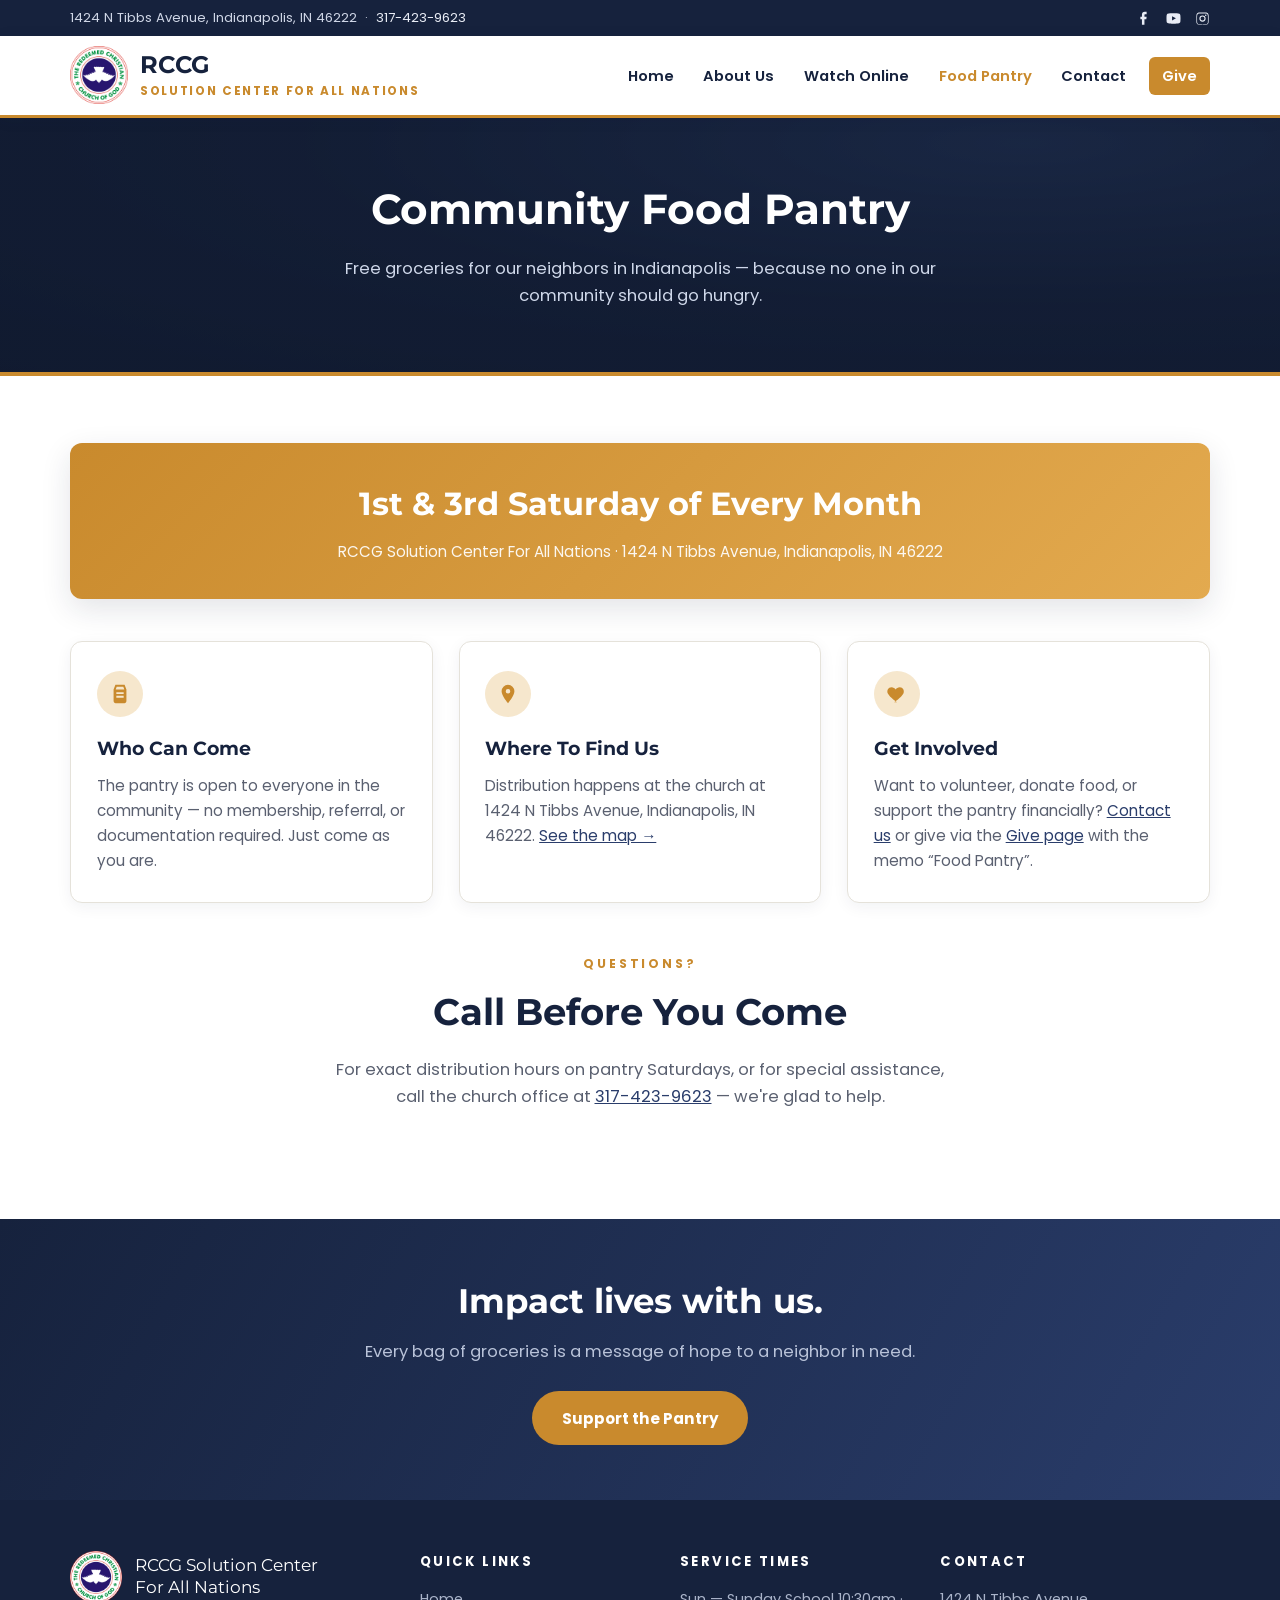
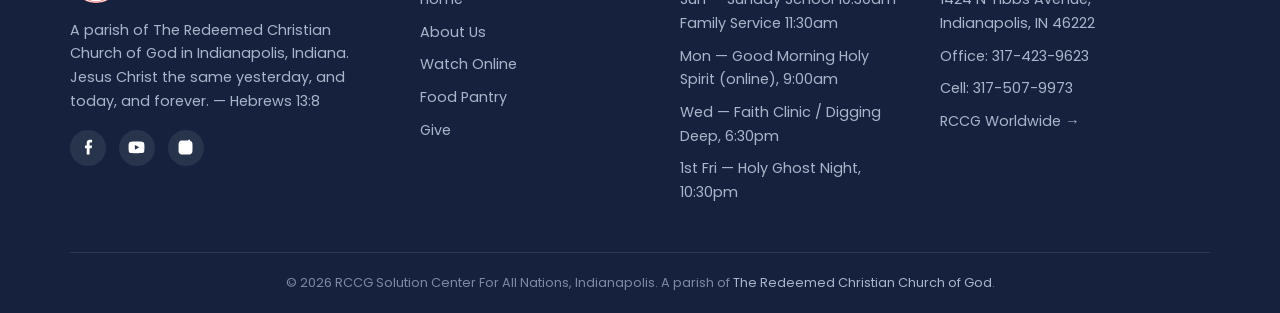
<file: site/food-pantry.html>
<!DOCTYPE html>
<html lang="en">
<head>
<meta charset="UTF-8">
<meta name="viewport" content="width=device-width, initial-scale=1.0">
<title>Food Pantry | RCCG Solution Center For All Nations — Indianapolis</title>
<meta name="description" content="Free community food pantry at RCCG Solution Center For All Nations, Indianapolis — 1st and 3rd Saturday of every month at 1424 N Tibbs Avenue.">
<link rel="icon" type="image/png" href="images/rccg-logo.png">
<link rel="stylesheet" href="css/style.css">
</head>
<body>

<div class="topbar">
  <div class="container">
    <span class="addr">1424 N Tibbs Avenue, Indianapolis, IN 46222 &nbsp;·&nbsp; <a href="tel:+13174239623">317-423-9623</a></span>
    <div class="social">
      <a href="https://www.facebook.com/groups/302992689823188/" target="_blank" rel="noopener" aria-label="Facebook"><svg viewBox="0 0 24 24"><path d="M13.5 22v-9h3l.5-4h-3.5V6.5c0-1.1.3-1.5 1.5-1.5h2V1h-3c-3 0-4.5 1.6-4.5 4.6V9H7v4h2.5v9h4z"/></svg></a>
      <a href="https://www.youtube.com/@rccgsolutioncenterforallna510" target="_blank" rel="noopener" aria-label="YouTube"><svg viewBox="0 0 24 24"><path d="M23 7.2s-.2-1.6-.9-2.3c-.9-.9-1.9-.9-2.4-1C16.4 3.6 12 3.6 12 3.6h0s-4.4 0-7.7.3c-.5.1-1.5.1-2.4 1-.7.7-.9 2.3-.9 2.3S.8 9.1.8 11v1.8c0 1.9.2 3.8.2 3.8s.2 1.6.9 2.3c.9.9 2 .9 2.5 1 1.8.2 7.6.3 7.6.3s4.4 0 7.7-.3c.5-.1 1.5-.1 2.4-1 .7-.7.9-2.3.9-2.3s.2-1.9.2-3.8V11c0-1.9-.2-3.8-.2-3.8zM9.7 15.1V8.3l6.2 3.4-6.2 3.4z"/></svg></a>
      <a href="https://www.instagram.com/rccgscona_indy/" target="_blank" rel="noopener" aria-label="Instagram"><svg viewBox="0 0 24 24"><path d="M12 2.2c3.2 0 3.6 0 4.9.1 1.2.1 1.8.2 2.2.4.6.2 1 .5 1.4.9.4.4.7.8.9 1.4.2.4.4 1 .4 2.2.1 1.3.1 1.7.1 4.9s0 3.6-.1 4.9c-.1 1.2-.2 1.8-.4 2.2-.2.6-.5 1-.9 1.4-.4.4-.8.7-1.4.9-.4.2-1 .4-2.2.4-1.3.1-1.7.1-4.9.1s-3.6 0-4.9-.1c-1.2-.1-1.8-.2-2.2-.4-.6-.2-1-.5-1.4-.9-.4-.4-.7-.8-.9-1.4-.2-.4-.4-1-.4-2.2C2.2 15.6 2.2 15.2 2.2 12s0-3.6.1-4.9c.1-1.2.2-1.8.4-2.2.2-.6.5-1 .9-1.4.4-.4.8-.7 1.4-.9.4-.2 1-.4 2.2-.4C8.4 2.2 8.8 2.2 12 2.2zm0 1.8c-3.1 0-3.5 0-4.8.1-1.1.1-1.4.2-1.8.3-.4.2-.7.4-1 .7-.3.3-.5.6-.7 1-.1.4-.3.7-.3 1.8-.1 1.3-.1 1.7-.1 4.8s0 3.5.1 4.8c.1 1.1.2 1.4.3 1.8.2.4.4.7.7 1 .3.3.6.5 1 .7.4.1.7.3 1.8.3 1.3.1 1.7.1 4.8.1s3.5 0 4.8-.1c1.1-.1 1.4-.2 1.8-.3.4-.2.7-.4 1-.7.3-.3.5-.6.7-1 .1-.4.3-.7.3-1.8.1-1.3.1-1.7.1-4.8s0-3.5-.1-4.8c-.1-1.1-.2-1.4-.3-1.8-.2-.4-.4-.7-.7-1-.3-.3-.6-.5-1-.7-.4-.1-.7-.3-1.8-.3-1.3-.1-1.7-.1-4.8-.1zm0 3.1a5 5 0 1 1 0 10 5 5 0 0 1 0-10zm0 8.2a3.2 3.2 0 1 0 0-6.4 3.2 3.2 0 0 0 0 6.4zm6.4-8.4a1.2 1.2 0 1 1-2.4 0 1.2 1.2 0 0 1 2.4 0z"/></svg></a>
    </div>
  </div>
</div>

<header class="site-header">
  <div class="container">
    <a class="brand" href="index.html">
      <img src="images/rccg-logo.png" alt="RCCG logo — The Redeemed Christian Church of God">
      <span class="brand-text">
        <span class="brand-rccg">RCCG</span><br>
        <span class="brand-parish">Solution Center For All Nations</span>
      </span>
    </a>
    <button class="nav-toggle" aria-label="Menu" aria-expanded="false"><span></span><span></span><span></span></button>
    <nav class="main-nav">
      <ul>
        <li><a href="index.html">Home</a></li>
        <li><a href="about.html">About Us</a></li>
        <li><a href="watch.html">Watch Online</a></li>
        <li><a href="food-pantry.html" class="active">Food Pantry</a></li>
        <li><a href="contact.html">Contact</a></li>
        <li><a href="give.html" class="nav-cta">Give</a></li>
      </ul>
    </nav>
  </div>
</header>

<section class="page-hero">
  <div class="container">
    <h1>Community Food Pantry</h1>
    <p>Free groceries for our neighbors in Indianapolis — because no one in our community should go hungry.</p>
  </div>
</section>

<section class="section">
  <div class="container">
    <div class="pantry-highlight">
      <p class="big">1st &amp; 3rd Saturday of Every Month</p>
      <p class="small">RCCG Solution Center For All Nations · 1424 N Tibbs Avenue, Indianapolis, IN 46222</p>
    </div>

    <div class="grid grid-3">
      <div class="card">
        <div class="icon"><svg viewBox="0 0 24 24"><path d="M7 2h10l2 5v13a2 2 0 0 1-2 2H7a2 2 0 0 1-2-2V7l2-5zm1.4 2L7.3 7h9.4l-1.1-3H8.4zM8 10v2h8v-2H8zm0 4v2h8v-2H8z"/></svg></div>
        <h3>Who Can Come</h3>
        <p>The pantry is open to everyone in the community — no membership, referral, or documentation required. Just come as you are.</p>
      </div>
      <div class="card">
        <div class="icon"><svg viewBox="0 0 24 24"><path d="M12 2a7 7 0 0 1 7 7c0 5-7 13-7 13S5 14 5 9a7 7 0 0 1 7-7zm0 9.5A2.5 2.5 0 1 0 12 6.5a2.5 2.5 0 0 0 0 5z"/></svg></div>
        <h3>Where To Find Us</h3>
        <p>Distribution happens at the church at 1424 N Tibbs Avenue, Indianapolis, IN 46222. <a href="contact.html">See the map →</a></p>
      </div>
      <div class="card">
        <div class="icon"><svg viewBox="0 0 24 24"><path d="M12 21s-7.5-4.9-10-9.5C.5 8 2.5 4.5 6 4.5c2 0 3.5 1 4.5 2.5C11.5 5.5 13 4.5 15 4.5c3.5 0 5.5 3.5 4 7-2.5 4.6-10 9.5-10 9.5z"/></svg></div>
        <h3>Get Involved</h3>
        <p>Want to volunteer, donate food, or support the pantry financially? <a href="contact.html">Contact us</a> or give via the <a href="give.html">Give page</a> with the memo &ldquo;Food Pantry&rdquo;.</p>
      </div>
    </div>

    <div class="section-head" style="margin-top:3.2rem">
      <p class="kicker">Questions?</p>
      <h2>Call Before You Come</h2>
      <p class="sub">For exact distribution hours on pantry Saturdays, or for special assistance, call the church office at <a href="tel:+13174239623">317-423-9623</a> — we're glad to help.</p>
    </div>
  </div>
</section>

<section class="cta-band">
  <div class="container">
    <h2>Impact lives with us.</h2>
    <p>Every bag of groceries is a message of hope to a neighbor in need.</p>
    <a class="btn btn-gold" href="give.html">Support the Pantry</a>
  </div>
</section>


<footer class="site-footer">
  <div class="container">
    <div class="footer-grid">
      <div>
        <div class="footer-brand">
          <img src="images/rccg-logo.png" alt="RCCG logo">
          <span class="name">RCCG Solution Center<br>For All Nations</span>
        </div>
        <p>A parish of The Redeemed Christian Church of God in Indianapolis, Indiana. Jesus Christ the same yesterday, and today, and forever. — Hebrews 13:8</p>
        <div class="footer-social">
          <a href="https://www.facebook.com/groups/302992689823188/" target="_blank" rel="noopener" aria-label="Facebook"><svg viewBox="0 0 24 24"><path d="M13.5 22v-9h3l.5-4h-3.5V6.5c0-1.1.3-1.5 1.5-1.5h2V1h-3c-3 0-4.5 1.6-4.5 4.6V9H7v4h2.5v9h4z"/></svg></a>
          <a href="https://www.youtube.com/@rccgsolutioncenterforallna510" target="_blank" rel="noopener" aria-label="YouTube"><svg viewBox="0 0 24 24"><path d="M23 7.2s-.2-1.6-.9-2.3c-.9-.9-1.9-.9-2.4-1C16.4 3.6 12 3.6 12 3.6h0s-4.4 0-7.7.3c-.5.1-1.5.1-2.4 1-.7.7-.9 2.3-.9 2.3S.8 9.1.8 11v1.8c0 1.9.2 3.8.2 3.8s.2 1.6.9 2.3c.9.9 2 .9 2.5 1 1.8.2 7.6.3 7.6.3s4.4 0 7.7-.3c.5-.1 1.5-.1 2.4-1 .7-.7.9-2.3.9-2.3s.2-1.9.2-3.8V11c0-1.9-.2-3.8-.2-3.8zM9.7 15.1V8.3l6.2 3.4-6.2 3.4z"/></svg></a>
          <a href="https://www.instagram.com/rccgscona_indy/" target="_blank" rel="noopener" aria-label="Instagram"><svg viewBox="0 0 24 24"><path d="M12 2.2c3.2 0 3.6 0 4.9.1 1.2.1 1.8.2 2.2.4.6.2 1 .5 1.4.9.4.4.7.8.9 1.4.2.4.4 1 .4 2.2.1 1.3.1 1.7.1 4.9s0 3.6-.1 4.9c-.1 1.2-.2 1.8-.4 2.2-.2.6-.5 1-.9 1.4-.4.4-.8.7-1.4.9-.4.2-1 .4-2.2.4-1.3.1-1.7.1-4.9.1s-3.6 0-4.9-.1c-1.2-.1-1.8-.2-2.2-.4-.6-.2-1-.5-1.4-.9-.4-.4-.7-.8-.9-1.4-.2-.4-.4-1-.4-2.2C2.2 15.6 2.2 15.2 2.2 12s0-3.6.1-4.9c.1-1.2.2-1.8.4-2.2.2-.6.5-1 .9-1.4.4-.4.8-.7 1.4-.9.4-.2 1-.4 2.2-.4C8.4 2.2 8.8 2.2 12 2.2zm0 4.9a5 5 0 1 1 0 10 5 5 0 0 1 0-10zm6.4-5.3a1.2 1.2 0 1 1-2.4 0 1.2 1.2 0 0 1 2.4 0z"/></svg></a>
        </div>
      </div>
      <div>
        <h4>Quick Links</h4>
        <ul>
          <li><a href="index.html">Home</a></li>
          <li><a href="about.html">About Us</a></li>
          <li><a href="watch.html">Watch Online</a></li>
          <li><a href="food-pantry.html">Food Pantry</a></li>
          <li><a href="give.html">Give</a></li>
        </ul>
      </div>
      <div>
        <h4>Service Times</h4>
        <ul>
          <li>Sun — Sunday School 10:30am · Family Service 11:30am</li>
          <li>Mon — Good Morning Holy Spirit (online), 9:00am</li>
          <li>Wed — Faith Clinic / Digging Deep, 6:30pm</li>
          <li>1st Fri — Holy Ghost Night, 10:30pm</li>
        </ul>
      </div>
      <div>
        <h4>Contact</h4>
        <ul>
          <li>1424 N Tibbs Avenue,<br>Indianapolis, IN 46222</li>
          <li>Office: <a href="tel:+13174239623">317-423-9623</a></li>
          <li>Cell: <a href="tel:+13175079973">317-507-9973</a></li>
          <li><a href="https://www.rccg.org" target="_blank" rel="noopener">RCCG Worldwide →</a></li>
        </ul>
      </div>
    </div>
    <div class="footer-bottom">
      © <span id="year"></span> RCCG Solution Center For All Nations, Indianapolis. A parish of <a href="https://www.rccg.org" target="_blank" rel="noopener">The Redeemed Christian Church of God</a>.
    </div>
  </div>
</footer>

<script src="js/main.js"></script>
</body>
</html>
</file>
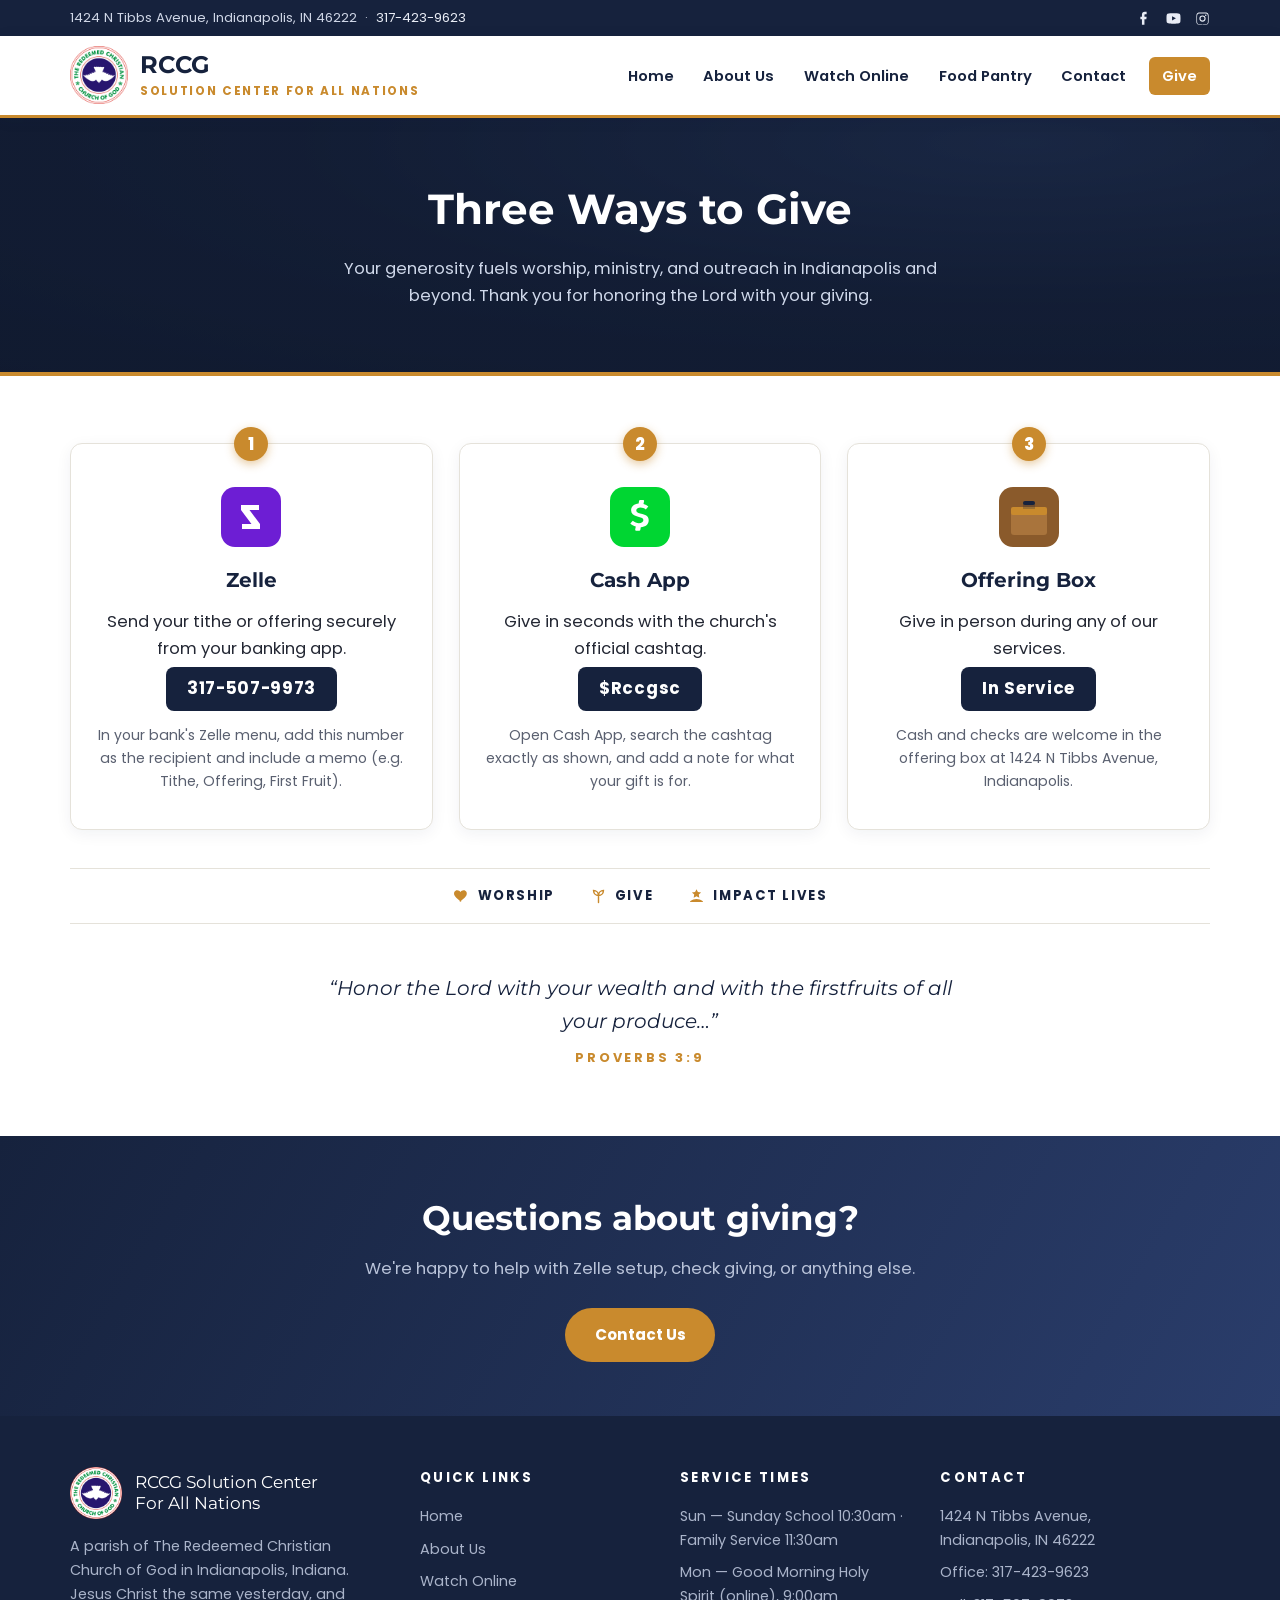
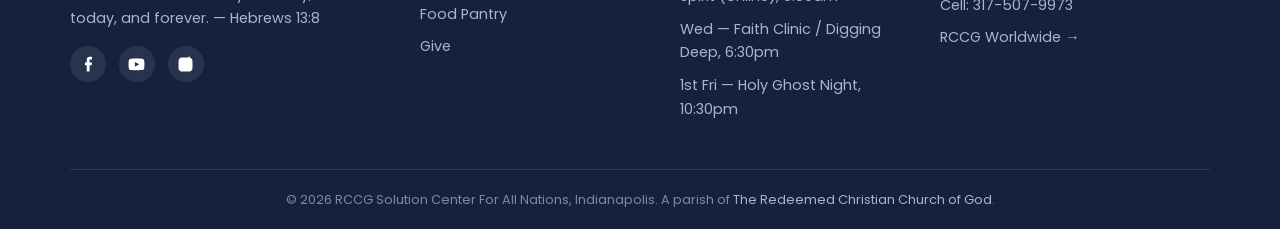
<file: site/give.html>
<!DOCTYPE html>
<html lang="en">
<head>
<meta charset="UTF-8">
<meta name="viewport" content="width=device-width, initial-scale=1.0">
<title>Give | RCCG Solution Center For All Nations — Indianapolis</title>
<meta name="description" content="Three ways to give at RCCG Solution Center For All Nations, Indianapolis: Zelle, Cash App, or the offering box in service.">
<link rel="icon" type="image/png" href="images/rccg-logo.png">
<link rel="stylesheet" href="css/style.css">
</head>
<body>

<div class="topbar">
  <div class="container">
    <span class="addr">1424 N Tibbs Avenue, Indianapolis, IN 46222 &nbsp;·&nbsp; <a href="tel:+13174239623">317-423-9623</a></span>
    <div class="social">
      <a href="https://www.facebook.com/groups/302992689823188/" target="_blank" rel="noopener" aria-label="Facebook"><svg viewBox="0 0 24 24"><path d="M13.5 22v-9h3l.5-4h-3.5V6.5c0-1.1.3-1.5 1.5-1.5h2V1h-3c-3 0-4.5 1.6-4.5 4.6V9H7v4h2.5v9h4z"/></svg></a>
      <a href="https://www.youtube.com/@rccgsolutioncenterforallna510" target="_blank" rel="noopener" aria-label="YouTube"><svg viewBox="0 0 24 24"><path d="M23 7.2s-.2-1.6-.9-2.3c-.9-.9-1.9-.9-2.4-1C16.4 3.6 12 3.6 12 3.6h0s-4.4 0-7.7.3c-.5.1-1.5.1-2.4 1-.7.7-.9 2.3-.9 2.3S.8 9.1.8 11v1.8c0 1.9.2 3.8.2 3.8s.2 1.6.9 2.3c.9.9 2 .9 2.5 1 1.8.2 7.6.3 7.6.3s4.4 0 7.7-.3c.5-.1 1.5-.1 2.4-1 .7-.7.9-2.3.9-2.3s.2-1.9.2-3.8V11c0-1.9-.2-3.8-.2-3.8zM9.7 15.1V8.3l6.2 3.4-6.2 3.4z"/></svg></a>
      <a href="https://www.instagram.com/rccgscona_indy/" target="_blank" rel="noopener" aria-label="Instagram"><svg viewBox="0 0 24 24"><path d="M12 2.2c3.2 0 3.6 0 4.9.1 1.2.1 1.8.2 2.2.4.6.2 1 .5 1.4.9.4.4.7.8.9 1.4.2.4.4 1 .4 2.2.1 1.3.1 1.7.1 4.9s0 3.6-.1 4.9c-.1 1.2-.2 1.8-.4 2.2-.2.6-.5 1-.9 1.4-.4.4-.8.7-1.4.9-.4.2-1 .4-2.2.4-1.3.1-1.7.1-4.9.1s-3.6 0-4.9-.1c-1.2-.1-1.8-.2-2.2-.4-.6-.2-1-.5-1.4-.9-.4-.4-.7-.8-.9-1.4-.2-.4-.4-1-.4-2.2C2.2 15.6 2.2 15.2 2.2 12s0-3.6.1-4.9c.1-1.2.2-1.8.4-2.2.2-.6.5-1 .9-1.4.4-.4.8-.7 1.4-.9.4-.2 1-.4 2.2-.4C8.4 2.2 8.8 2.2 12 2.2zm0 1.8c-3.1 0-3.5 0-4.8.1-1.1.1-1.4.2-1.8.3-.4.2-.7.4-1 .7-.3.3-.5.6-.7 1-.1.4-.3.7-.3 1.8-.1 1.3-.1 1.7-.1 4.8s0 3.5.1 4.8c.1 1.1.2 1.4.3 1.8.2.4.4.7.7 1 .3.3.6.5 1 .7.4.1.7.3 1.8.3 1.3.1 1.7.1 4.8.1s3.5 0 4.8-.1c1.1-.1 1.4-.2 1.8-.3.4-.2.7-.4 1-.7.3-.3.5-.6.7-1 .1-.4.3-.7.3-1.8.1-1.3.1-1.7.1-4.8s0-3.5-.1-4.8c-.1-1.1-.2-1.4-.3-1.8-.2-.4-.4-.7-.7-1-.3-.3-.6-.5-1-.7-.4-.1-.7-.3-1.8-.3-1.3-.1-1.7-.1-4.8-.1zm0 3.1a5 5 0 1 1 0 10 5 5 0 0 1 0-10zm0 8.2a3.2 3.2 0 1 0 0-6.4 3.2 3.2 0 0 0 0 6.4zm6.4-8.4a1.2 1.2 0 1 1-2.4 0 1.2 1.2 0 0 1 2.4 0z"/></svg></a>
    </div>
  </div>
</div>

<header class="site-header">
  <div class="container">
    <a class="brand" href="index.html">
      <img src="images/rccg-logo.png" alt="RCCG logo — The Redeemed Christian Church of God">
      <span class="brand-text">
        <span class="brand-rccg">RCCG</span><br>
        <span class="brand-parish">Solution Center For All Nations</span>
      </span>
    </a>
    <button class="nav-toggle" aria-label="Menu" aria-expanded="false"><span></span><span></span><span></span></button>
    <nav class="main-nav">
      <ul>
        <li><a href="index.html">Home</a></li>
        <li><a href="about.html">About Us</a></li>
        <li><a href="watch.html">Watch Online</a></li>
        <li><a href="food-pantry.html">Food Pantry</a></li>
        <li><a href="contact.html">Contact</a></li>
        <li><a href="give.html" class="nav-cta active">Give</a></li>
      </ul>
    </nav>
  </div>
</header>

<section class="page-hero">
  <div class="container">
    <h1>Three Ways to Give</h1>
    <p>Your generosity fuels worship, ministry, and outreach in Indianapolis and beyond. Thank you for honoring the Lord with your giving.</p>
  </div>
</section>

<section class="section">
  <div class="container">
    <div class="give-grid">

      <div class="give-card">
        <span class="step">1</span>
        <div class="give-logo">
          <svg viewBox="0 0 60 60"><rect width="60" height="60" rx="14" fill="#6d1ed4"/><path d="M22 18h16v5h-9.5L39 37v5H21v-5h9.5L20 23v-5z" fill="#fff"/></svg>
        </div>
        <h3>Zelle</h3>
        <p>Send your tithe or offering securely from your banking app.</p>
        <span class="give-handle">317-507-9973</span>
        <p class="hint">In your bank's Zelle menu, add this number as the recipient and include a memo (e.g. Tithe, Offering, First Fruit).</p>
      </div>

      <div class="give-card">
        <span class="step">2</span>
        <div class="give-logo">
          <svg viewBox="0 0 60 60"><rect width="60" height="60" rx="14" fill="#00d632"/><path d="M35.8 22.4c-1.5-1.2-3.4-1.9-5.3-1.9-2.5 0-4.2 1.2-4.2 3 0 1.6 1.2 2.3 3.9 3l2.1.5c4.4 1 6.4 2.9 6.4 6.2 0 4-3.1 6.7-7.9 7l-.5 2.8c-.1.5-.5.8-1 .8h-3l-.2 0c-.6-.1-1-.7-.9-1.2l.6-3c-2.2-.6-4.2-1.7-5.5-3l2.5-2.9c1.8 1.6 4 2.5 6.1 2.5 2.7 0 4.5-1.2 4.5-3.1 0-1.5-1.1-2.3-3.6-2.9l-2.4-.6c-4.1-1-6.3-3-6.3-6.3 0-3.8 3-6.5 7.5-6.9l.5-2.7c.1-.5.5-.8 1-.8h3l.2 0c.5.1.9.6.8 1.2l-.6 2.9c1.9.5 3.6 1.4 4.8 2.5l-2.5 2.9z" fill="#fff"/></svg>
        </div>
        <h3>Cash App</h3>
        <p>Give in seconds with the church's official cashtag.</p>
        <span class="give-handle">$Rccgsc</span>
        <p class="hint">Open Cash App, search the cashtag exactly as shown, and add a note for what your gift is for.</p>
      </div>

      <div class="give-card">
        <span class="step">3</span>
        <div class="give-logo">
          <svg viewBox="0 0 60 60"><rect width="60" height="60" rx="14" fill="#8a5a2b"/><rect x="12" y="24" width="36" height="24" rx="3" fill="#a9743c"/><rect x="12" y="20" width="36" height="8" rx="2" fill="#c98a2d"/><rect x="24" y="14" width="12" height="4" rx="2" fill="#16223d"/><path d="M24 16h12v6H24z" fill="#16223d" opacity="0.25"/></svg>
        </div>
        <h3>Offering Box</h3>
        <p>Give in person during any of our services.</p>
        <span class="give-handle">In Service</span>
        <p class="hint">Cash and checks are welcome in the offering box at 1424 N Tibbs Avenue, Indianapolis.</p>
      </div>

    </div>

    <div class="give-tagline">
      <span><svg viewBox="0 0 24 24"><path d="M12 21s-7.5-4.9-10-9.5C.5 8 2.5 4.5 6 4.5c2 0 3.5 1 4.5 2.5C11.5 5.5 13 4.5 15 4.5c3.5 0 5.5 3.5 4 7-2.5 4.6-10 9.5-10 9.5z"/></svg> Worship</span>
      <span><svg viewBox="0 0 24 24"><path d="M12 22V12M12 12c0-4-3-7-7-7 0 4 3 7 7 7zm0 0c0-4 3-7 7-7 0 4-3 7-7 7z" fill="none" stroke="#c98a2d" stroke-width="2" stroke-linecap="round"/></svg> Give</span>
      <span><svg viewBox="0 0 24 24"><path d="M12 3l2 4 4.5.6-3.3 3.1.8 4.4L12 13l-4 2.1.8-4.4L5.5 7.6 10 7l2-4zM3 20c3-2 6-3 9-3s6 1 9 3v1H3v-1z"/></svg> Impact Lives</span>
    </div>

    <blockquote class="give-verse">
      &ldquo;Honor the Lord with your wealth and with the firstfruits of all your produce&hellip;&rdquo;
      <span class="ref">Proverbs 3:9</span>
    </blockquote>
  </div>
</section>

<section class="cta-band">
  <div class="container">
    <h2>Questions about giving?</h2>
    <p>We're happy to help with Zelle setup, check giving, or anything else.</p>
    <a class="btn btn-gold" href="contact.html">Contact Us</a>
  </div>
</section>

<footer class="site-footer">
  <div class="container">
    <div class="footer-grid">
      <div>
        <div class="footer-brand">
          <img src="images/rccg-logo.png" alt="RCCG logo">
          <span class="name">RCCG Solution Center<br>For All Nations</span>
        </div>
        <p>A parish of The Redeemed Christian Church of God in Indianapolis, Indiana. Jesus Christ the same yesterday, and today, and forever. — Hebrews 13:8</p>
        <div class="footer-social">
          <a href="https://www.facebook.com/groups/302992689823188/" target="_blank" rel="noopener" aria-label="Facebook"><svg viewBox="0 0 24 24"><path d="M13.5 22v-9h3l.5-4h-3.5V6.5c0-1.1.3-1.5 1.5-1.5h2V1h-3c-3 0-4.5 1.6-4.5 4.6V9H7v4h2.5v9h4z"/></svg></a>
          <a href="https://www.youtube.com/@rccgsolutioncenterforallna510" target="_blank" rel="noopener" aria-label="YouTube"><svg viewBox="0 0 24 24"><path d="M23 7.2s-.2-1.6-.9-2.3c-.9-.9-1.9-.9-2.4-1C16.4 3.6 12 3.6 12 3.6h0s-4.4 0-7.7.3c-.5.1-1.5.1-2.4 1-.7.7-.9 2.3-.9 2.3S.8 9.1.8 11v1.8c0 1.9.2 3.8.2 3.8s.2 1.6.9 2.3c.9.9 2 .9 2.5 1 1.8.2 7.6.3 7.6.3s4.4 0 7.7-.3c.5-.1 1.5-.1 2.4-1 .7-.7.9-2.3.9-2.3s.2-1.9.2-3.8V11c0-1.9-.2-3.8-.2-3.8zM9.7 15.1V8.3l6.2 3.4-6.2 3.4z"/></svg></a>
          <a href="https://www.instagram.com/rccgscona_indy/" target="_blank" rel="noopener" aria-label="Instagram"><svg viewBox="0 0 24 24"><path d="M12 2.2c3.2 0 3.6 0 4.9.1 1.2.1 1.8.2 2.2.4.6.2 1 .5 1.4.9.4.4.7.8.9 1.4.2.4.4 1 .4 2.2.1 1.3.1 1.7.1 4.9s0 3.6-.1 4.9c-.1 1.2-.2 1.8-.4 2.2-.2.6-.5 1-.9 1.4-.4.4-.8.7-1.4.9-.4.2-1 .4-2.2.4-1.3.1-1.7.1-4.9.1s-3.6 0-4.9-.1c-1.2-.1-1.8-.2-2.2-.4-.6-.2-1-.5-1.4-.9-.4-.4-.7-.8-.9-1.4-.2-.4-.4-1-.4-2.2C2.2 15.6 2.2 15.2 2.2 12s0-3.6.1-4.9c.1-1.2.2-1.8.4-2.2.2-.6.5-1 .9-1.4.4-.4.8-.7 1.4-.9.4-.2 1-.4 2.2-.4C8.4 2.2 8.8 2.2 12 2.2zm0 4.9a5 5 0 1 1 0 10 5 5 0 0 1 0-10zm6.4-5.3a1.2 1.2 0 1 1-2.4 0 1.2 1.2 0 0 1 2.4 0z"/></svg></a>
        </div>
      </div>
      <div>
        <h4>Quick Links</h4>
        <ul>
          <li><a href="index.html">Home</a></li>
          <li><a href="about.html">About Us</a></li>
          <li><a href="watch.html">Watch Online</a></li>
          <li><a href="food-pantry.html">Food Pantry</a></li>
          <li><a href="give.html">Give</a></li>
        </ul>
      </div>
      <div>
        <h4>Service Times</h4>
        <ul>
          <li>Sun — Sunday School 10:30am · Family Service 11:30am</li>
          <li>Mon — Good Morning Holy Spirit (online), 9:00am</li>
          <li>Wed — Faith Clinic / Digging Deep, 6:30pm</li>
          <li>1st Fri — Holy Ghost Night, 10:30pm</li>
        </ul>
      </div>
      <div>
        <h4>Contact</h4>
        <ul>
          <li>1424 N Tibbs Avenue,<br>Indianapolis, IN 46222</li>
          <li>Office: <a href="tel:+13174239623">317-423-9623</a></li>
          <li>Cell: <a href="tel:+13175079973">317-507-9973</a></li>
          <li><a href="https://www.rccg.org" target="_blank" rel="noopener">RCCG Worldwide →</a></li>
        </ul>
      </div>
    </div>
    <div class="footer-bottom">
      © <span id="year"></span> RCCG Solution Center For All Nations, Indianapolis. A parish of <a href="https://www.rccg.org" target="_blank" rel="noopener">The Redeemed Christian Church of God</a>.
    </div>
  </div>
</footer>

<script src="js/main.js"></script>
</body>
</html>
</file>
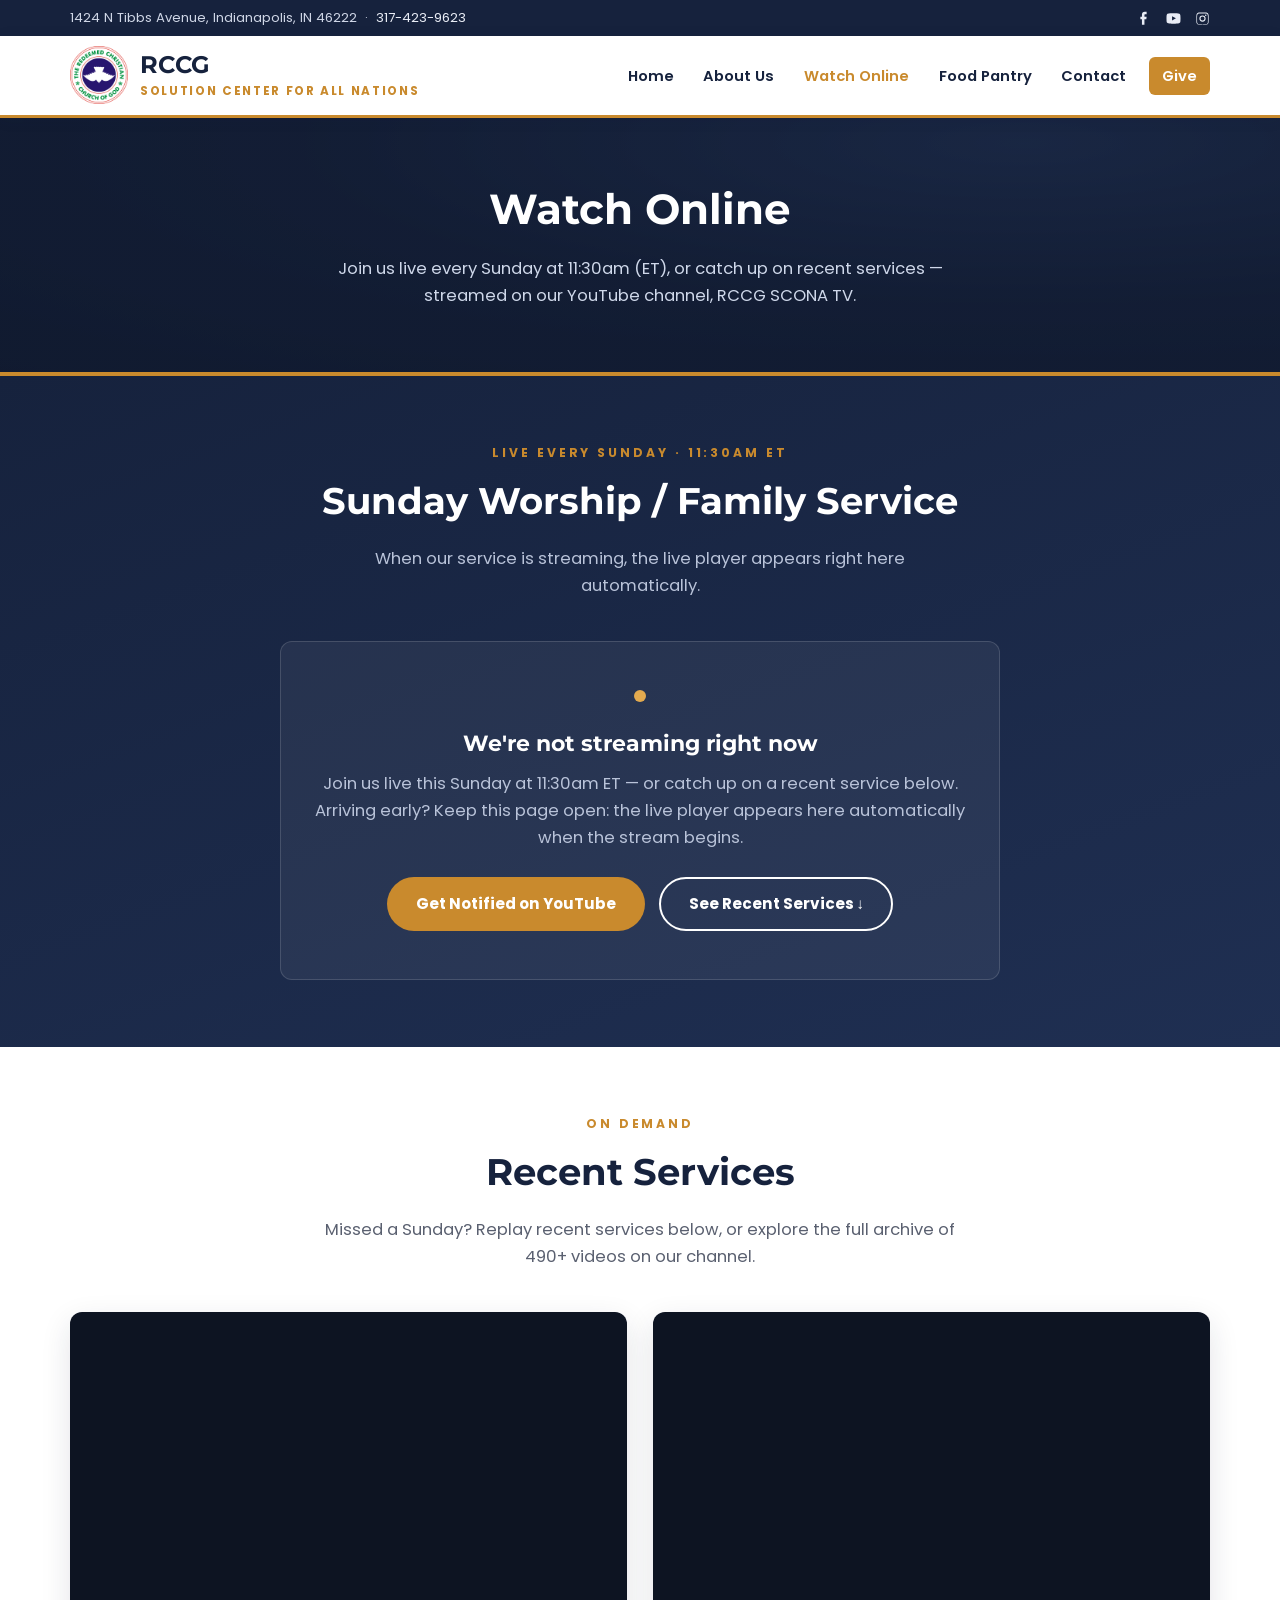
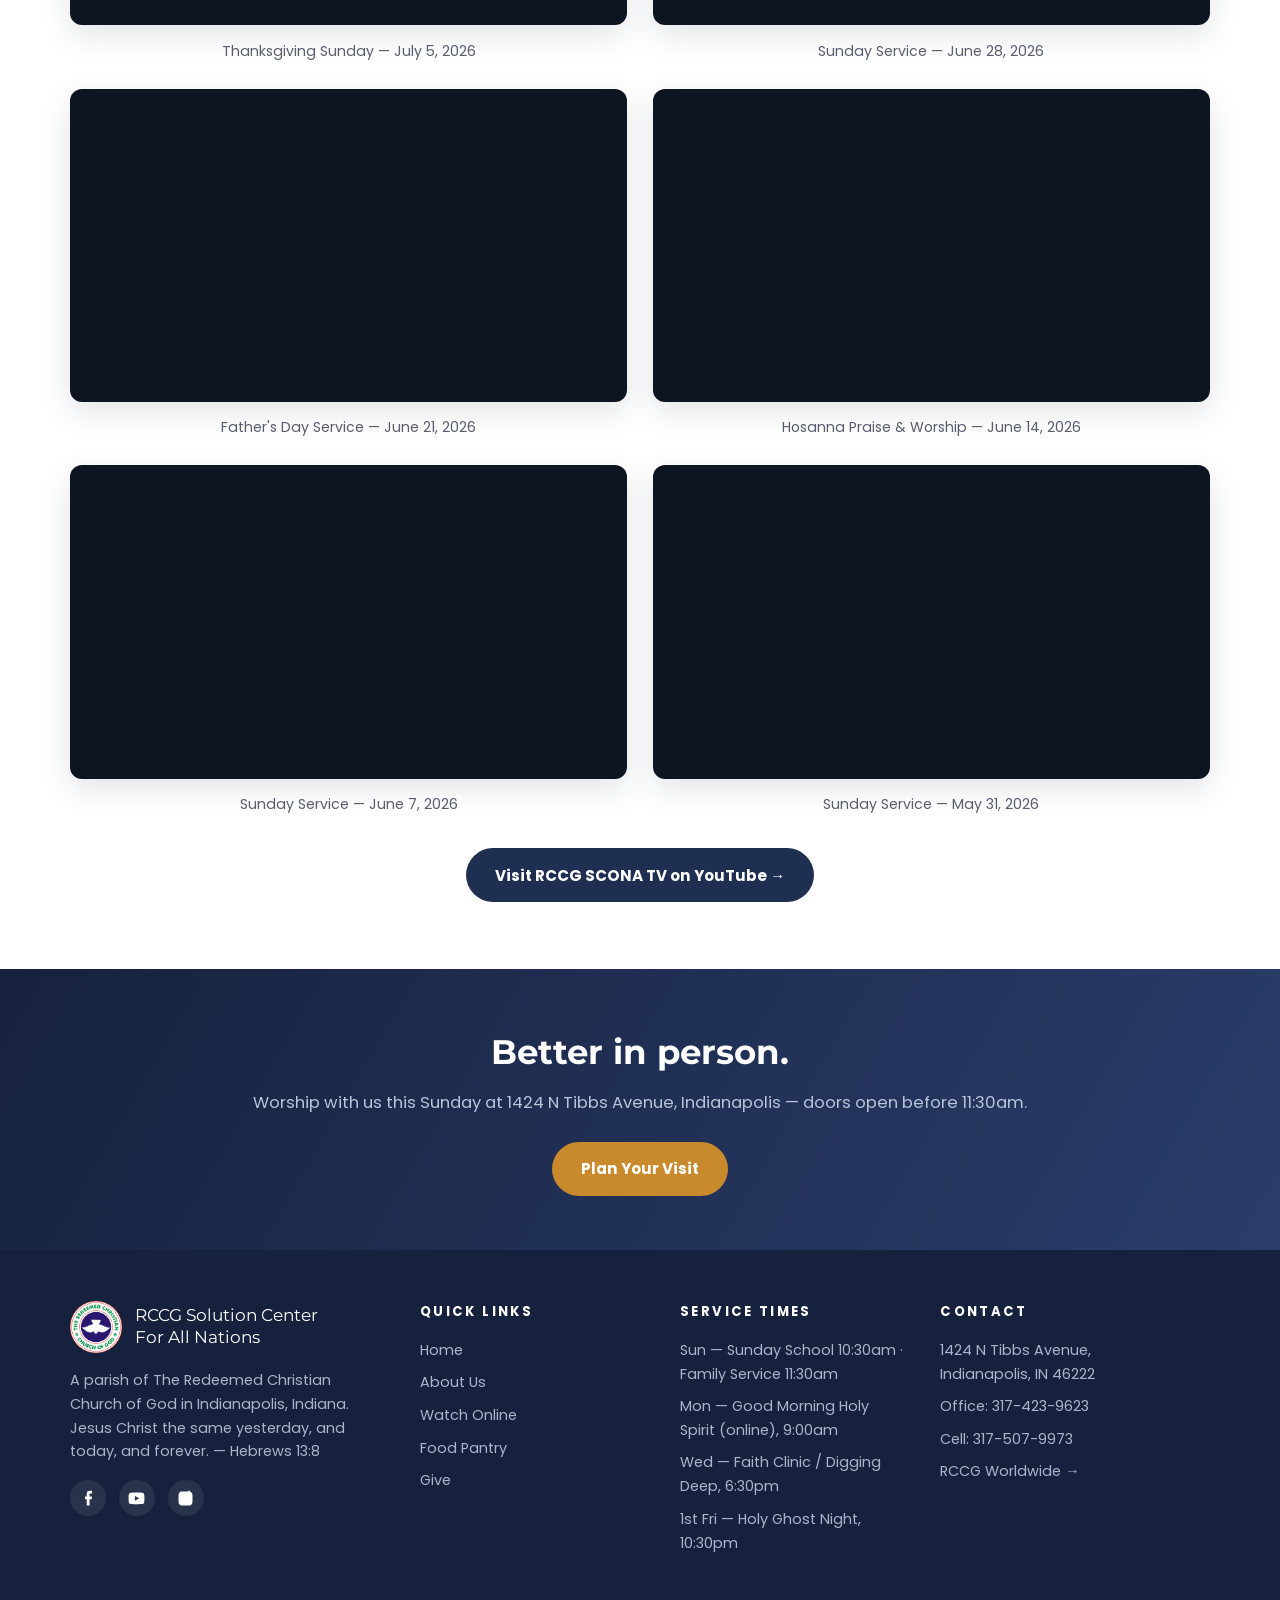
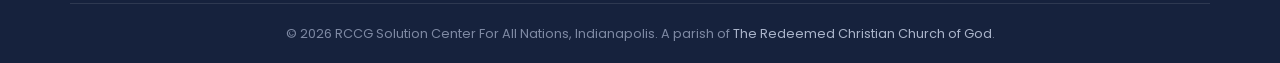
<file: site/watch.html>
<!DOCTYPE html>
<html lang="en">
<head>
<meta charset="UTF-8">
<meta name="viewport" content="width=device-width, initial-scale=1.0">
<title>Watch Online | RCCG Solution Center For All Nations — Indianapolis</title>
<meta name="description" content="Watch RCCG Solution Center For All Nations Indianapolis live every Sunday at 11:30am ET, or replay recent services from RCCG SCONA TV on YouTube.">
<link rel="icon" type="image/png" href="images/rccg-logo.png">
<link rel="stylesheet" href="css/style.css">
</head>
<body>

<div class="topbar">
  <div class="container">
    <span class="addr">1424 N Tibbs Avenue, Indianapolis, IN 46222 &nbsp;·&nbsp; <a href="tel:+13174239623">317-423-9623</a></span>
    <div class="social">
      <a href="https://www.facebook.com/groups/302992689823188/" target="_blank" rel="noopener" aria-label="Facebook"><svg viewBox="0 0 24 24"><path d="M13.5 22v-9h3l.5-4h-3.5V6.5c0-1.1.3-1.5 1.5-1.5h2V1h-3c-3 0-4.5 1.6-4.5 4.6V9H7v4h2.5v9h4z"/></svg></a>
      <a href="https://www.youtube.com/@rccgsolutioncenterforallna510" target="_blank" rel="noopener" aria-label="YouTube"><svg viewBox="0 0 24 24"><path d="M23 7.2s-.2-1.6-.9-2.3c-.9-.9-1.9-.9-2.4-1C16.4 3.6 12 3.6 12 3.6h0s-4.4 0-7.7.3c-.5.1-1.5.1-2.4 1-.7.7-.9 2.3-.9 2.3S.8 9.1.8 11v1.8c0 1.9.2 3.8.2 3.8s.2 1.6.9 2.3c.9.9 2 .9 2.5 1 1.8.2 7.6.3 7.6.3s4.4 0 7.7-.3c.5-.1 1.5-.1 2.4-1 .7-.7.9-2.3.9-2.3s.2-1.9.2-3.8V11c0-1.9-.2-3.8-.2-3.8zM9.7 15.1V8.3l6.2 3.4-6.2 3.4z"/></svg></a>
      <a href="https://www.instagram.com/rccgscona_indy/" target="_blank" rel="noopener" aria-label="Instagram"><svg viewBox="0 0 24 24"><path d="M12 2.2c3.2 0 3.6 0 4.9.1 1.2.1 1.8.2 2.2.4.6.2 1 .5 1.4.9.4.4.7.8.9 1.4.2.4.4 1 .4 2.2.1 1.3.1 1.7.1 4.9s0 3.6-.1 4.9c-.1 1.2-.2 1.8-.4 2.2-.2.6-.5 1-.9 1.4-.4.4-.8.7-1.4.9-.4.2-1 .4-2.2.4-1.3.1-1.7.1-4.9.1s-3.6 0-4.9-.1c-1.2-.1-1.8-.2-2.2-.4-.6-.2-1-.5-1.4-.9-.4-.4-.7-.8-.9-1.4-.2-.4-.4-1-.4-2.2C2.2 15.6 2.2 15.2 2.2 12s0-3.6.1-4.9c.1-1.2.2-1.8.4-2.2.2-.6.5-1 .9-1.4.4-.4.8-.7 1.4-.9.4-.2 1-.4 2.2-.4C8.4 2.2 8.8 2.2 12 2.2zm0 1.8c-3.1 0-3.5 0-4.8.1-1.1.1-1.4.2-1.8.3-.4.2-.7.4-1 .7-.3.3-.5.6-.7 1-.1.4-.3.7-.3 1.8-.1 1.3-.1 1.7-.1 4.8s0 3.5.1 4.8c.1 1.1.2 1.4.3 1.8.2.4.4.7.7 1 .3.3.6.5 1 .7.4.1.7.3 1.8.3 1.3.1 1.7.1 4.8.1s3.5 0 4.8-.1c1.1-.1 1.4-.2 1.8-.3.4-.2.7-.4 1-.7.3-.3.5-.6.7-1 .1-.4.3-.7.3-1.8.1-1.3.1-1.7.1-4.8s0-3.5-.1-4.8c-.1-1.1-.2-1.4-.3-1.8-.2-.4-.4-.7-.7-1-.3-.3-.6-.5-1-.7-.4-.1-.7-.3-1.8-.3-1.3-.1-1.7-.1-4.8-.1zm0 3.1a5 5 0 1 1 0 10 5 5 0 0 1 0-10zm0 8.2a3.2 3.2 0 1 0 0-6.4 3.2 3.2 0 0 0 0 6.4zm6.4-8.4a1.2 1.2 0 1 1-2.4 0 1.2 1.2 0 0 1 2.4 0z"/></svg></a>
    </div>
  </div>
</div>

<header class="site-header">
  <div class="container">
    <a class="brand" href="index.html">
      <img src="images/rccg-logo.png" alt="RCCG logo — The Redeemed Christian Church of God">
      <span class="brand-text">
        <span class="brand-rccg">RCCG</span><br>
        <span class="brand-parish">Solution Center For All Nations</span>
      </span>
    </a>
    <button class="nav-toggle" aria-label="Menu" aria-expanded="false"><span></span><span></span><span></span></button>
    <nav class="main-nav">
      <ul>
        <li><a href="index.html">Home</a></li>
        <li><a href="about.html">About Us</a></li>
        <li><a href="watch.html" class="active">Watch Online</a></li>
        <li><a href="food-pantry.html">Food Pantry</a></li>
        <li><a href="contact.html">Contact</a></li>
        <li><a href="give.html" class="nav-cta">Give</a></li>
      </ul>
    </nav>
  </div>
</header>

<section class="page-hero">
  <div class="container">
    <h1>Watch Online</h1>
    <p>Join us live every Sunday at 11:30am (ET), or catch up on recent services — streamed on our YouTube channel, RCCG SCONA TV.</p>
  </div>
</section>

<section class="section dark">
  <div class="container">
    <div class="section-head">
      <p class="kicker">Live Every Sunday · 11:30am ET</p>
      <h2>Sunday Worship / Family Service</h2>
      <p class="sub">When our service is streaming, the live player appears right here automatically.</p>
    </div>
    <div id="live-wrap" class="video-frame" hidden></div>
    <div id="live-offline" class="live-offline">
      <span class="dot"></span>
      <h3>We're not streaming right now</h3>
      <p>Join us live this Sunday at 11:30am ET — or catch up on a recent service below. Arriving early? Keep this page open: the live player appears here automatically when the stream begins.</p>
      <div class="live-offline-actions">
        <a class="btn btn-gold" href="https://www.youtube.com/@rccgsolutioncenterforallna510/streams" target="_blank" rel="noopener">Get Notified on YouTube</a>
        <a class="btn btn-outline" href="#recent">See Recent Services ↓</a>
      </div>
    </div>
  </div>
</section>

<section class="section" id="recent">
  <div class="container">
    <div class="section-head">
      <p class="kicker">On Demand</p>
      <h2>Recent Services</h2>
      <p class="sub">Missed a Sunday? Replay recent services below, or explore the full archive of 490+ videos on our channel.</p>
    </div>
    <div class="grid grid-2">
      <div>
        <div class="video-frame"><iframe loading="lazy" src="https://www.youtube.com/embed/SqNZVi1QSDM" title="Thanksgiving Sunday — July 5, 2026" allow="accelerometer; autoplay; clipboard-write; encrypted-media; gyroscope; picture-in-picture" allowfullscreen></iframe></div>
        <p class="video-note">Thanksgiving Sunday — July 5, 2026</p>
      </div>
      <div>
        <div class="video-frame"><iframe loading="lazy" src="https://www.youtube.com/embed/RhX5ToPYTOI" title="Sunday Service — June 28, 2026" allow="accelerometer; autoplay; clipboard-write; encrypted-media; gyroscope; picture-in-picture" allowfullscreen></iframe></div>
        <p class="video-note">Sunday Service — June 28, 2026</p>
      </div>
      <div>
        <div class="video-frame"><iframe loading="lazy" src="https://www.youtube.com/embed/2ncvpdzKJG0" title="Father's Day Service — June 21, 2026" allow="accelerometer; autoplay; clipboard-write; encrypted-media; gyroscope; picture-in-picture" allowfullscreen></iframe></div>
        <p class="video-note">Father's Day Service — June 21, 2026</p>
      </div>
      <div>
        <div class="video-frame"><iframe loading="lazy" src="https://www.youtube.com/embed/0-ATDm4st2I" title="Hosanna Praise & Worship — June 14, 2026" allow="accelerometer; autoplay; clipboard-write; encrypted-media; gyroscope; picture-in-picture" allowfullscreen></iframe></div>
        <p class="video-note">Hosanna Praise & Worship — June 14, 2026</p>
      </div>
      <div>
        <div class="video-frame"><iframe loading="lazy" src="https://www.youtube.com/embed/IfXgWZmkNFs" title="Sunday Service — June 7, 2026" allow="accelerometer; autoplay; clipboard-write; encrypted-media; gyroscope; picture-in-picture" allowfullscreen></iframe></div>
        <p class="video-note">Sunday Service — June 7, 2026</p>
      </div>
      <div>
        <div class="video-frame"><iframe loading="lazy" src="https://www.youtube.com/embed/VmVj6yvYKs8" title="Sunday Service — May 31, 2026" allow="accelerometer; autoplay; clipboard-write; encrypted-media; gyroscope; picture-in-picture" allowfullscreen></iframe></div>
        <p class="video-note">Sunday Service — May 31, 2026</p>
      </div>
    </div>
    <p class="video-note" style="margin-top:2rem"><a class="btn btn-navy" href="https://www.youtube.com/@rccgsolutioncenterforallna510/featured" target="_blank" rel="noopener">Visit RCCG SCONA TV on YouTube →</a></p>
  </div>
</section>

<section class="cta-band">
  <div class="container">
    <h2>Better in person.</h2>
    <p>Worship with us this Sunday at 1424 N Tibbs Avenue, Indianapolis — doors open before 11:30am.</p>
    <a class="btn btn-gold" href="contact.html">Plan Your Visit</a>
  </div>
</section>


<footer class="site-footer">
  <div class="container">
    <div class="footer-grid">
      <div>
        <div class="footer-brand">
          <img src="images/rccg-logo.png" alt="RCCG logo">
          <span class="name">RCCG Solution Center<br>For All Nations</span>
        </div>
        <p>A parish of The Redeemed Christian Church of God in Indianapolis, Indiana. Jesus Christ the same yesterday, and today, and forever. — Hebrews 13:8</p>
        <div class="footer-social">
          <a href="https://www.facebook.com/groups/302992689823188/" target="_blank" rel="noopener" aria-label="Facebook"><svg viewBox="0 0 24 24"><path d="M13.5 22v-9h3l.5-4h-3.5V6.5c0-1.1.3-1.5 1.5-1.5h2V1h-3c-3 0-4.5 1.6-4.5 4.6V9H7v4h2.5v9h4z"/></svg></a>
          <a href="https://www.youtube.com/@rccgsolutioncenterforallna510" target="_blank" rel="noopener" aria-label="YouTube"><svg viewBox="0 0 24 24"><path d="M23 7.2s-.2-1.6-.9-2.3c-.9-.9-1.9-.9-2.4-1C16.4 3.6 12 3.6 12 3.6h0s-4.4 0-7.7.3c-.5.1-1.5.1-2.4 1-.7.7-.9 2.3-.9 2.3S.8 9.1.8 11v1.8c0 1.9.2 3.8.2 3.8s.2 1.6.9 2.3c.9.9 2 .9 2.5 1 1.8.2 7.6.3 7.6.3s4.4 0 7.7-.3c.5-.1 1.5-.1 2.4-1 .7-.7.9-2.3.9-2.3s.2-1.9.2-3.8V11c0-1.9-.2-3.8-.2-3.8zM9.7 15.1V8.3l6.2 3.4-6.2 3.4z"/></svg></a>
          <a href="https://www.instagram.com/rccgscona_indy/" target="_blank" rel="noopener" aria-label="Instagram"><svg viewBox="0 0 24 24"><path d="M12 2.2c3.2 0 3.6 0 4.9.1 1.2.1 1.8.2 2.2.4.6.2 1 .5 1.4.9.4.4.7.8.9 1.4.2.4.4 1 .4 2.2.1 1.3.1 1.7.1 4.9s0 3.6-.1 4.9c-.1 1.2-.2 1.8-.4 2.2-.2.6-.5 1-.9 1.4-.4.4-.8.7-1.4.9-.4.2-1 .4-2.2.4-1.3.1-1.7.1-4.9.1s-3.6 0-4.9-.1c-1.2-.1-1.8-.2-2.2-.4-.6-.2-1-.5-1.4-.9-.4-.4-.7-.8-.9-1.4-.2-.4-.4-1-.4-2.2C2.2 15.6 2.2 15.2 2.2 12s0-3.6.1-4.9c.1-1.2.2-1.8.4-2.2.2-.6.5-1 .9-1.4.4-.4.8-.7 1.4-.9.4-.2 1-.4 2.2-.4C8.4 2.2 8.8 2.2 12 2.2zm0 4.9a5 5 0 1 1 0 10 5 5 0 0 1 0-10zm6.4-5.3a1.2 1.2 0 1 1-2.4 0 1.2 1.2 0 0 1 2.4 0z"/></svg></a>
        </div>
      </div>
      <div>
        <h4>Quick Links</h4>
        <ul>
          <li><a href="index.html">Home</a></li>
          <li><a href="about.html">About Us</a></li>
          <li><a href="watch.html">Watch Online</a></li>
          <li><a href="food-pantry.html">Food Pantry</a></li>
          <li><a href="give.html">Give</a></li>
        </ul>
      </div>
      <div>
        <h4>Service Times</h4>
        <ul>
          <li>Sun — Sunday School 10:30am · Family Service 11:30am</li>
          <li>Mon — Good Morning Holy Spirit (online), 9:00am</li>
          <li>Wed — Faith Clinic / Digging Deep, 6:30pm</li>
          <li>1st Fri — Holy Ghost Night, 10:30pm</li>
        </ul>
      </div>
      <div>
        <h4>Contact</h4>
        <ul>
          <li>1424 N Tibbs Avenue,<br>Indianapolis, IN 46222</li>
          <li>Office: <a href="tel:+13174239623">317-423-9623</a></li>
          <li>Cell: <a href="tel:+13175079973">317-507-9973</a></li>
          <li><a href="https://www.rccg.org" target="_blank" rel="noopener">RCCG Worldwide →</a></li>
        </ul>
      </div>
    </div>
    <div class="footer-bottom">
      © <span id="year"></span> RCCG Solution Center For All Nations, Indianapolis. A parish of <a href="https://www.rccg.org" target="_blank" rel="noopener">The Redeemed Christian Church of God</a>.
    </div>
  </div>
</footer>

<script src="js/main.js"></script>
<script src="js/live-check.js"></script>
</body>
</html>
</file>
<file: site/css/style.css>
/* ==========================================================================
   RCCG Solution Center For All Nations — Indianapolis
   Shared stylesheet
   Palette drawn from RCCG national branding + parish "Ways to Give" collateral:
   deep navy, warm gold, crisp white, sky blue accents.
   ========================================================================== */

@import url('https://fonts.googleapis.com/css2?family=Montserrat:wght@600;700;800&family=Poppins:wght@400;500;600;700&display=swap');

:root {
  --navy: #16223d;
  --purple: #4c1864; /* RCCG national brand purple, used as accent */
  --navy-2: #1f2f52;
  --navy-3: #2a3d6b;
  --gold: #c98a2d;
  --gold-light: #e3aa4f;
  --gold-pale: #f6e7cd;
  --sky: #7db3e8;
  --ink: #232733;
  --ink-soft: #5a6070;
  --paper: #ffffff;
  --paper-warm: #f7f5f0;
  --line: #e5e2da;
  --radius: 12px;
  --shadow: 0 10px 30px rgba(22, 34, 61, 0.12);
  --font-display: "Montserrat", Georgia, "Times New Roman", serif;
  --font-body: "Poppins", "Helvetica Neue", Helvetica, Arial, sans-serif;
}

* { margin: 0; padding: 0; box-sizing: border-box; }

html { scroll-behavior: smooth; }

body {
  font-family: var(--font-body);
  color: var(--ink);
  background: var(--paper);
  line-height: 1.65;
  font-size: 16.5px;
}

img { max-width: 100%; display: block; }

a { color: var(--navy-3); }

.container {
  width: min(1140px, 92%);
  margin: 0 auto;
}

/* --------------------------------------------------------------------------
   Top utility bar
   -------------------------------------------------------------------------- */
.topbar {
  background: var(--navy);
  color: #cfd6e6;
  font-size: 0.82rem;
  padding: 0.45rem 0;
}

.topbar .container {
  display: flex;
  justify-content: space-between;
  align-items: center;
  gap: 1rem;
  flex-wrap: wrap;
}

.topbar a { color: #e8ecf5; text-decoration: none; }
.topbar a:hover { color: var(--gold-light); }

.topbar .social {
  display: flex;
  gap: 0.9rem;
  align-items: center;
}

.topbar .social a {
  display: inline-flex;
  align-items: center;
  gap: 0.35rem;
}

.topbar .social svg { width: 15px; height: 15px; fill: currentColor; }

/* --------------------------------------------------------------------------
   Header / navigation
   -------------------------------------------------------------------------- */
.site-header {
  background: var(--paper);
  border-bottom: 3px solid var(--gold);
  position: sticky;
  top: 0;
  z-index: 50;
  box-shadow: 0 2px 14px rgba(22, 34, 61, 0.08);
}

.site-header .container {
  display: flex;
  align-items: center;
  justify-content: space-between;
  padding: 0.65rem 0;
  gap: 1rem;
}

.brand {
  display: flex;
  align-items: center;
  gap: 0.75rem;
  text-decoration: none;
  color: var(--navy);
  min-width: 0;
}

.brand img { width: 58px; height: 58px; flex-shrink: 0; }

.brand .brand-text { line-height: 1.2; }

.brand .brand-rccg {
  font-family: var(--font-display);
  font-weight: 700;
  font-size: 1.5rem;
  letter-spacing: 0.02em;
}

.brand .brand-parish {
  font-size: 0.74rem;
  text-transform: uppercase;
  letter-spacing: 0.14em;
  color: var(--gold);
  font-weight: 700;
}

.main-nav ul {
  list-style: none;
  display: flex;
  gap: 0.25rem;
  align-items: center;
}

.main-nav a {
  text-decoration: none;
  color: var(--navy);
  font-weight: 600;
  font-size: 0.92rem;
  padding: 0.55rem 0.8rem;
  border-radius: 6px;
  transition: background 0.15s, color 0.15s;
}

.main-nav a:hover { background: var(--paper-warm); color: var(--gold); }

.main-nav a.active { color: var(--gold); }

.main-nav a.nav-cta {
  background: var(--gold);
  color: #fff;
  margin-left: 0.4rem;
}

.main-nav a.nav-cta:hover { background: var(--gold-light); color: #fff; }

.nav-toggle {
  display: none;
  background: none;
  border: none;
  cursor: pointer;
  padding: 0.4rem;
}

.nav-toggle span {
  display: block;
  width: 26px;
  height: 3px;
  background: var(--navy);
  margin: 5px 0;
  border-radius: 2px;
  transition: transform 0.2s, opacity 0.2s;
}

/* --------------------------------------------------------------------------
   Hero
   -------------------------------------------------------------------------- */
.hero {
  position: relative;
  color: #fff;
  background:
    linear-gradient(rgba(15, 24, 44, 0.72), rgba(15, 24, 44, 0.72)),
    radial-gradient(ellipse at 20% 20%, #3c5a94 0%, var(--navy-2) 45%, var(--navy) 100%);
  padding: 6.5rem 0 7rem;
  text-align: center;
  overflow: hidden;
}

.hero::after {
  content: "";
  position: absolute;
  inset: auto 0 0 0;
  height: 5px;
  background: linear-gradient(90deg, var(--gold), var(--gold-light), var(--gold));
}

.hero .kicker {
  text-transform: uppercase;
  letter-spacing: 0.28em;
  font-size: 0.8rem;
  color: var(--gold-light);
  font-weight: 700;
  margin-bottom: 1rem;
}

.hero h1 {
  font-family: var(--font-display);
  font-size: clamp(2rem, 4.5vw, 3.4rem);
  line-height: 1.15;
  margin-bottom: 1.1rem;
  text-shadow: 0 2px 18px rgba(0, 0, 0, 0.35);
}

.hero p.lede {
  max-width: 640px;
  margin: 0 auto 2rem;
  font-size: 1.08rem;
  color: #dde4f0;
}

.hero .hero-actions {
  display: flex;
  gap: 0.9rem;
  justify-content: center;
  flex-wrap: wrap;
}

/* Page hero (interior pages) */
.page-hero {
  background:
    linear-gradient(rgba(15, 24, 44, 0.78), rgba(15, 24, 44, 0.78)),
    radial-gradient(ellipse at 80% 10%, #3c5a94 0%, var(--navy-2) 50%, var(--navy) 100%);
  color: #fff;
  text-align: center;
  padding: 3.6rem 0 3.9rem;
  border-bottom: 4px solid var(--gold);
}

.page-hero h1 {
  font-family: var(--font-display);
  font-size: clamp(1.7rem, 3.4vw, 2.6rem);
}

.page-hero p {
  color: #cfd8ea;
  max-width: 620px;
  margin: 0.7rem auto 0;
}

/* --------------------------------------------------------------------------
   Buttons
   -------------------------------------------------------------------------- */
.btn {
  display: inline-block;
  padding: 0.78rem 1.7rem;
  border-radius: 999px;
  font-weight: 700;
  font-size: 0.95rem;
  text-decoration: none;
  transition: transform 0.12s, box-shadow 0.12s, background 0.15s;
  border: 2px solid transparent;
}

.btn:hover { transform: translateY(-2px); box-shadow: var(--shadow); }

.btn-gold { background: var(--gold); color: #fff; }
.btn-gold:hover { background: var(--gold-light); }

.btn-outline { border-color: #fff; color: #fff; }
.btn-outline:hover { background: rgba(255, 255, 255, 0.12); }

.btn-navy { background: var(--navy-2); color: #fff; }
.btn-navy:hover { background: var(--navy-3); }

/* --------------------------------------------------------------------------
   Sections
   -------------------------------------------------------------------------- */
.section { padding: 4.2rem 0; }
.section.tinted { background: var(--paper-warm); }
.section.dark {
  background: linear-gradient(160deg, var(--navy) 0%, var(--navy-2) 100%);
  color: #e8ecf5;
}

.section-head { text-align: center; margin-bottom: 2.6rem; }

.section-head .kicker {
  text-transform: uppercase;
  letter-spacing: 0.24em;
  font-size: 0.76rem;
  font-weight: 700;
  color: var(--gold);
  margin-bottom: 0.5rem;
}

.section-head h2 {
  font-family: var(--font-display);
  font-size: clamp(1.6rem, 3vw, 2.3rem);
  color: var(--navy);
}

.section.dark .section-head h2 { color: #fff; }

.section-head .sub {
  max-width: 640px;
  margin: 0.8rem auto 0;
  color: var(--ink-soft);
}

.section.dark .section-head .sub { color: #b9c3d9; }

/* --------------------------------------------------------------------------
   Cards / grids
   -------------------------------------------------------------------------- */
.grid { display: grid; gap: 1.6rem; }
.grid-2 { grid-template-columns: repeat(2, 1fr); }
.grid-3 { grid-template-columns: repeat(3, 1fr); }

.card {
  background: var(--paper);
  border: 1px solid var(--line);
  border-radius: var(--radius);
  padding: 1.8rem 1.6rem;
  box-shadow: 0 4px 16px rgba(22, 34, 61, 0.06);
}

.card h3 {
  font-family: var(--font-display);
  color: var(--navy);
  font-size: 1.18rem;
  margin-bottom: 0.55rem;
}

.card .time {
  color: var(--gold);
  font-weight: 700;
  font-size: 0.95rem;
  margin-bottom: 0.45rem;
}

.card p { color: var(--ink-soft); font-size: 0.95rem; }

.card .icon {
  width: 46px;
  height: 46px;
  border-radius: 50%;
  background: var(--gold-pale);
  display: flex;
  align-items: center;
  justify-content: center;
  margin-bottom: 1rem;
}

.card .icon svg { width: 22px; height: 22px; fill: var(--gold); }

/* Order-of-service / detail lists inside cards */
.svc-list {
  list-style: none;
  margin-top: 0.6rem;
}

.svc-list li {
  color: var(--ink-soft);
  font-size: 0.92rem;
  padding: 0.45rem 0;
  border-bottom: 1px dashed var(--line);
}

.svc-list li:last-child { border-bottom: 0; }

.svc-list li span {
  display: block;
  font-weight: 700;
  color: var(--gold);
  font-size: 0.78rem;
  text-transform: uppercase;
  letter-spacing: 0.08em;
}

.svc-list li em { font-style: normal; opacity: 0.75; font-size: 0.85em; }

.svc-list li a { color: inherit; font-weight: 600; }

.section.dark .svc-list li {
  color: #b9c3d9;
  border-bottom-color: rgba(255, 255, 255, 0.14);
}

.section.dark .svc-list li span { color: var(--gold-light); }

/* Service schedule card on dark */
.section.dark .card {
  background: rgba(255, 255, 255, 0.06);
  border-color: rgba(255, 255, 255, 0.14);
}

.section.dark .card h3 { color: #fff; }
.section.dark .card p { color: #b9c3d9; }
.section.dark .card .time { color: var(--gold-light); }

/* --------------------------------------------------------------------------
   Video embeds
   -------------------------------------------------------------------------- */
.video-frame {
  position: relative;
  padding-top: 56.25%;
  border-radius: var(--radius);
  overflow: hidden;
  background: #0d1422;
  box-shadow: var(--shadow);
}

.video-frame iframe {
  position: absolute;
  inset: 0;
  width: 100%;
  height: 100%;
  border: 0;
}

.video-note {
  text-align: center;
  font-size: 0.88rem;
  color: var(--ink-soft);
  margin-top: 0.9rem;
}

/* Offline banner shown on watch.html when no live stream is running */
.live-offline {
  text-align: center;
  background: rgba(255, 255, 255, 0.06);
  border: 1px solid rgba(255, 255, 255, 0.14);
  border-radius: var(--radius);
  padding: 3rem 1.6rem;
  max-width: 720px;
  margin: 0 auto;
}

.live-offline .dot {
  display: inline-block;
  width: 12px;
  height: 12px;
  border-radius: 50%;
  background: var(--gold-light);
  margin-bottom: 1rem;
  animation: pulse 2.2s ease-in-out infinite;
}

@keyframes pulse {
  0%, 100% { box-shadow: 0 0 0 0 rgba(227, 170, 79, 0.5); }
  50% { box-shadow: 0 0 0 10px rgba(227, 170, 79, 0); }
}

.live-offline h3 {
  font-family: var(--font-display);
  color: #fff;
  font-size: 1.35rem;
  margin-bottom: 0.5rem;
}

.live-offline p { color: #b9c3d9; margin-bottom: 1.6rem; }

.live-offline-actions {
  display: flex;
  gap: 0.9rem;
  justify-content: center;
  flex-wrap: wrap;
}

.section.dark .video-note { color: #b9c3d9; }

/* --------------------------------------------------------------------------
   Giving page
   -------------------------------------------------------------------------- */
.give-grid { display: grid; grid-template-columns: repeat(3, 1fr); gap: 1.6rem; }

.give-card {
  text-align: center;
  border: 1px solid var(--line);
  border-radius: var(--radius);
  padding: 2.2rem 1.5rem;
  background: var(--paper);
  box-shadow: 0 4px 16px rgba(22, 34, 61, 0.06);
  position: relative;
}

.give-card .step {
  position: absolute;
  top: -17px;
  left: 50%;
  transform: translateX(-50%);
  width: 34px;
  height: 34px;
  border-radius: 50%;
  background: var(--gold);
  color: #fff;
  font-weight: 800;
  display: flex;
  align-items: center;
  justify-content: center;
  box-shadow: 0 3px 10px rgba(201, 138, 45, 0.45);
}

.give-card .give-logo {
  width: 62px;
  height: 62px;
  margin: 0.4rem auto 1rem;
  border-radius: 14px;
  display: flex;
  align-items: center;
  justify-content: center;
}

.give-card .give-logo svg { width: 60px; height: 60px; }

.give-card h3 {
  font-family: var(--font-display);
  color: var(--navy);
  margin-bottom: 0.7rem;
  font-size: 1.25rem;
}

.give-handle {
  display: inline-block;
  background: var(--navy);
  color: #fff;
  font-weight: 700;
  letter-spacing: 0.04em;
  padding: 0.5rem 1.3rem;
  border-radius: 8px;
  font-size: 1.05rem;
  margin-top: 0.3rem;
  user-select: all;
}

.give-card p.hint { color: var(--ink-soft); font-size: 0.88rem; margin-top: 0.8rem; }

.give-verse {
  text-align: center;
  max-width: 660px;
  margin: 3rem auto 0;
  font-family: var(--font-display);
  font-size: 1.25rem;
  color: var(--navy);
  font-style: italic;
}

.give-verse .ref {
  display: block;
  margin-top: 0.6rem;
  font-family: var(--font-body);
  font-style: normal;
  font-size: 0.8rem;
  letter-spacing: 0.22em;
  text-transform: uppercase;
  color: var(--gold);
  font-weight: 700;
}

.give-tagline {
  display: flex;
  justify-content: center;
  gap: 2.2rem;
  flex-wrap: wrap;
  margin-top: 2.4rem;
  padding: 1rem 0;
  border-top: 1px solid var(--line);
  border-bottom: 1px solid var(--line);
  color: var(--navy);
  font-weight: 700;
  letter-spacing: 0.12em;
  text-transform: uppercase;
  font-size: 0.82rem;
}

.give-tagline span { display: flex; align-items: center; gap: 0.5rem; }
.give-tagline svg { width: 17px; height: 17px; fill: var(--gold); }

/* --------------------------------------------------------------------------
   Pastor block
   -------------------------------------------------------------------------- */
.pastor-block {
  display: grid;
  grid-template-columns: 340px 1fr;
  gap: 2.6rem;
  align-items: start;
}

.pastor-photo {
  border-radius: var(--radius);
  overflow: hidden;
  box-shadow: var(--shadow);
  border-bottom: 5px solid var(--gold);
  background: var(--navy-2);
}

.pastor-photo img { width: 100%; height: auto; }

.pastor-copy h2 {
  font-family: var(--font-display);
  color: var(--navy);
  font-size: 1.9rem;
  margin-bottom: 0.2rem;
}

.pastor-copy .role {
  color: var(--gold);
  font-weight: 700;
  text-transform: uppercase;
  letter-spacing: 0.16em;
  font-size: 0.8rem;
  margin-bottom: 1.2rem;
}

.pastor-copy p { margin-bottom: 1rem; color: var(--ink-soft); }

/* --------------------------------------------------------------------------
   Events / announcements
   -------------------------------------------------------------------------- */
.event-list { display: grid; gap: 1.1rem; }

.event-item {
  display: flex;
  gap: 1.3rem;
  align-items: center;
  background: var(--paper);
  border: 1px solid var(--line);
  border-radius: var(--radius);
  padding: 1.2rem 1.5rem;
  box-shadow: 0 3px 12px rgba(22, 34, 61, 0.05);
}

.event-date {
  flex-shrink: 0;
  width: 74px;
  text-align: center;
  background: var(--navy);
  color: #fff;
  border-radius: 10px;
  padding: 0.55rem 0.3rem;
  line-height: 1.15;
}

.event-date .d { font-size: 1.4rem; font-weight: 800; display: block; }
.event-date .m {
  font-size: 0.68rem;
  text-transform: uppercase;
  letter-spacing: 0.14em;
  color: var(--gold-light);
  font-weight: 700;
}

.event-body h3 { font-size: 1.05rem; color: var(--navy); margin-bottom: 0.15rem; }
.event-body p { font-size: 0.9rem; color: var(--ink-soft); }

/* --------------------------------------------------------------------------
   Contact / map
   -------------------------------------------------------------------------- */
.contact-grid {
  display: grid;
  grid-template-columns: 1fr 1.25fr;
  gap: 2.2rem;
  align-items: start;
}

.contact-card h3 {
  font-family: var(--font-display);
  color: var(--navy);
  font-size: 1.3rem;
  margin-bottom: 1rem;
}

.contact-row {
  display: flex;
  gap: 0.9rem;
  align-items: flex-start;
  padding: 0.8rem 0;
  border-bottom: 1px solid var(--line);
}

.contact-row:last-child { border-bottom: 0; }

.contact-row svg {
  width: 20px;
  height: 20px;
  fill: var(--gold);
  flex-shrink: 0;
  margin-top: 3px;
}

.contact-row .label {
  font-size: 0.72rem;
  text-transform: uppercase;
  letter-spacing: 0.16em;
  color: var(--ink-soft);
  font-weight: 700;
}

.contact-row .value { font-weight: 600; color: var(--navy); }
.contact-row .value a { text-decoration: none; color: var(--navy); }
.contact-row .value a:hover { color: var(--gold); }

.map-frame {
  border-radius: var(--radius);
  overflow: hidden;
  box-shadow: var(--shadow);
  border: 1px solid var(--line);
  height: 100%;
  min-height: 380px;
}

.map-frame iframe { width: 100%; height: 100%; min-height: 380px; border: 0; }

/* --------------------------------------------------------------------------
   Food pantry
   -------------------------------------------------------------------------- */
.pantry-highlight {
  background: linear-gradient(135deg, var(--gold) 0%, var(--gold-light) 100%);
  color: #fff;
  border-radius: var(--radius);
  padding: 2.2rem 2rem;
  text-align: center;
  box-shadow: var(--shadow);
  margin-bottom: 2.6rem;
}

.pantry-highlight .big {
  font-family: var(--font-display);
  font-size: clamp(1.4rem, 3vw, 2rem);
  font-weight: 700;
}

.pantry-highlight .small {
  margin-top: 0.5rem;
  font-size: 0.95rem;
  color: rgba(255, 255, 255, 0.92);
}

/* --------------------------------------------------------------------------
   CTA band
   -------------------------------------------------------------------------- */
.cta-band {
  background: linear-gradient(120deg, var(--navy) 0%, var(--navy-3) 100%);
  color: #fff;
  text-align: center;
  padding: 3.4rem 0;
}

.cta-band h2 {
  font-family: var(--font-display);
  font-size: clamp(1.5rem, 3vw, 2.1rem);
  margin-bottom: 0.6rem;
}

.cta-band p { color: #b9c3d9; margin-bottom: 1.6rem; }

/* --------------------------------------------------------------------------
   Footer
   -------------------------------------------------------------------------- */
.site-footer {
  background: var(--navy);
  color: #aab4ca;
  padding: 3.2rem 0 0;
  font-size: 0.9rem;
}

.footer-grid {
  display: grid;
  grid-template-columns: 1.4fr 1fr 1fr 1.2fr;
  gap: 2.2rem;
  padding-bottom: 2.4rem;
}

.site-footer h4 {
  color: #fff;
  font-size: 0.82rem;
  text-transform: uppercase;
  letter-spacing: 0.18em;
  margin-bottom: 1rem;
}

.site-footer ul { list-style: none; }
.site-footer li { margin-bottom: 0.55rem; }
.site-footer a { color: #aab4ca; text-decoration: none; }
.site-footer a:hover { color: var(--gold-light); }

.footer-brand {
  display: flex;
  gap: 0.8rem;
  align-items: center;
  margin-bottom: 1rem;
}

.footer-brand img { width: 52px; height: 52px; }

.footer-brand .name {
  font-family: var(--font-display);
  color: #fff;
  font-size: 1.05rem;
  line-height: 1.3;
}

.footer-social { display: flex; gap: 0.8rem; margin-top: 1rem; }

.footer-social a {
  width: 36px;
  height: 36px;
  border-radius: 50%;
  background: rgba(255, 255, 255, 0.08);
  display: flex;
  align-items: center;
  justify-content: center;
  transition: background 0.15s;
}

.footer-social a:hover { background: var(--gold); }
.footer-social svg { width: 17px; height: 17px; fill: #fff; }

.footer-bottom {
  border-top: 1px solid rgba(255, 255, 255, 0.1);
  padding: 1.2rem 0;
  text-align: center;
  font-size: 0.8rem;
  color: #7e89a3;
}

/* --------------------------------------------------------------------------
   Responsive
   -------------------------------------------------------------------------- */
@media (max-width: 960px) {
  .grid-3, .give-grid { grid-template-columns: repeat(2, 1fr); }
  .footer-grid { grid-template-columns: 1fr 1fr; }
  .pastor-block { grid-template-columns: 1fr; }
  .pastor-photo { max-width: 420px; margin: 0 auto; }
  .contact-grid { grid-template-columns: 1fr; }
}

@media (max-width: 720px) {
  .grid-2, .grid-3, .give-grid { grid-template-columns: 1fr; }

  .nav-toggle { display: block; }

  .main-nav {
    display: none;
    position: absolute;
    top: 100%;
    left: 0;
    right: 0;
    background: var(--paper);
    border-bottom: 3px solid var(--gold);
    box-shadow: var(--shadow);
  }

  .main-nav.open { display: block; }

  .main-nav ul { flex-direction: column; align-items: stretch; padding: 0.6rem 1rem 1rem; }

  .main-nav a { display: block; padding: 0.8rem 0.6rem; }

  .main-nav a.nav-cta { margin-left: 0; text-align: center; }

  .topbar .container { justify-content: center; }
  .topbar .addr { display: none; }
}

@media (max-width: 520px) {
  .footer-grid { grid-template-columns: 1fr; }
  .brand .brand-rccg { font-size: 1.2rem; }
  .brand img { width: 46px; height: 46px; }
  .event-item { flex-direction: column; align-items: flex-start; }
}
</file>
